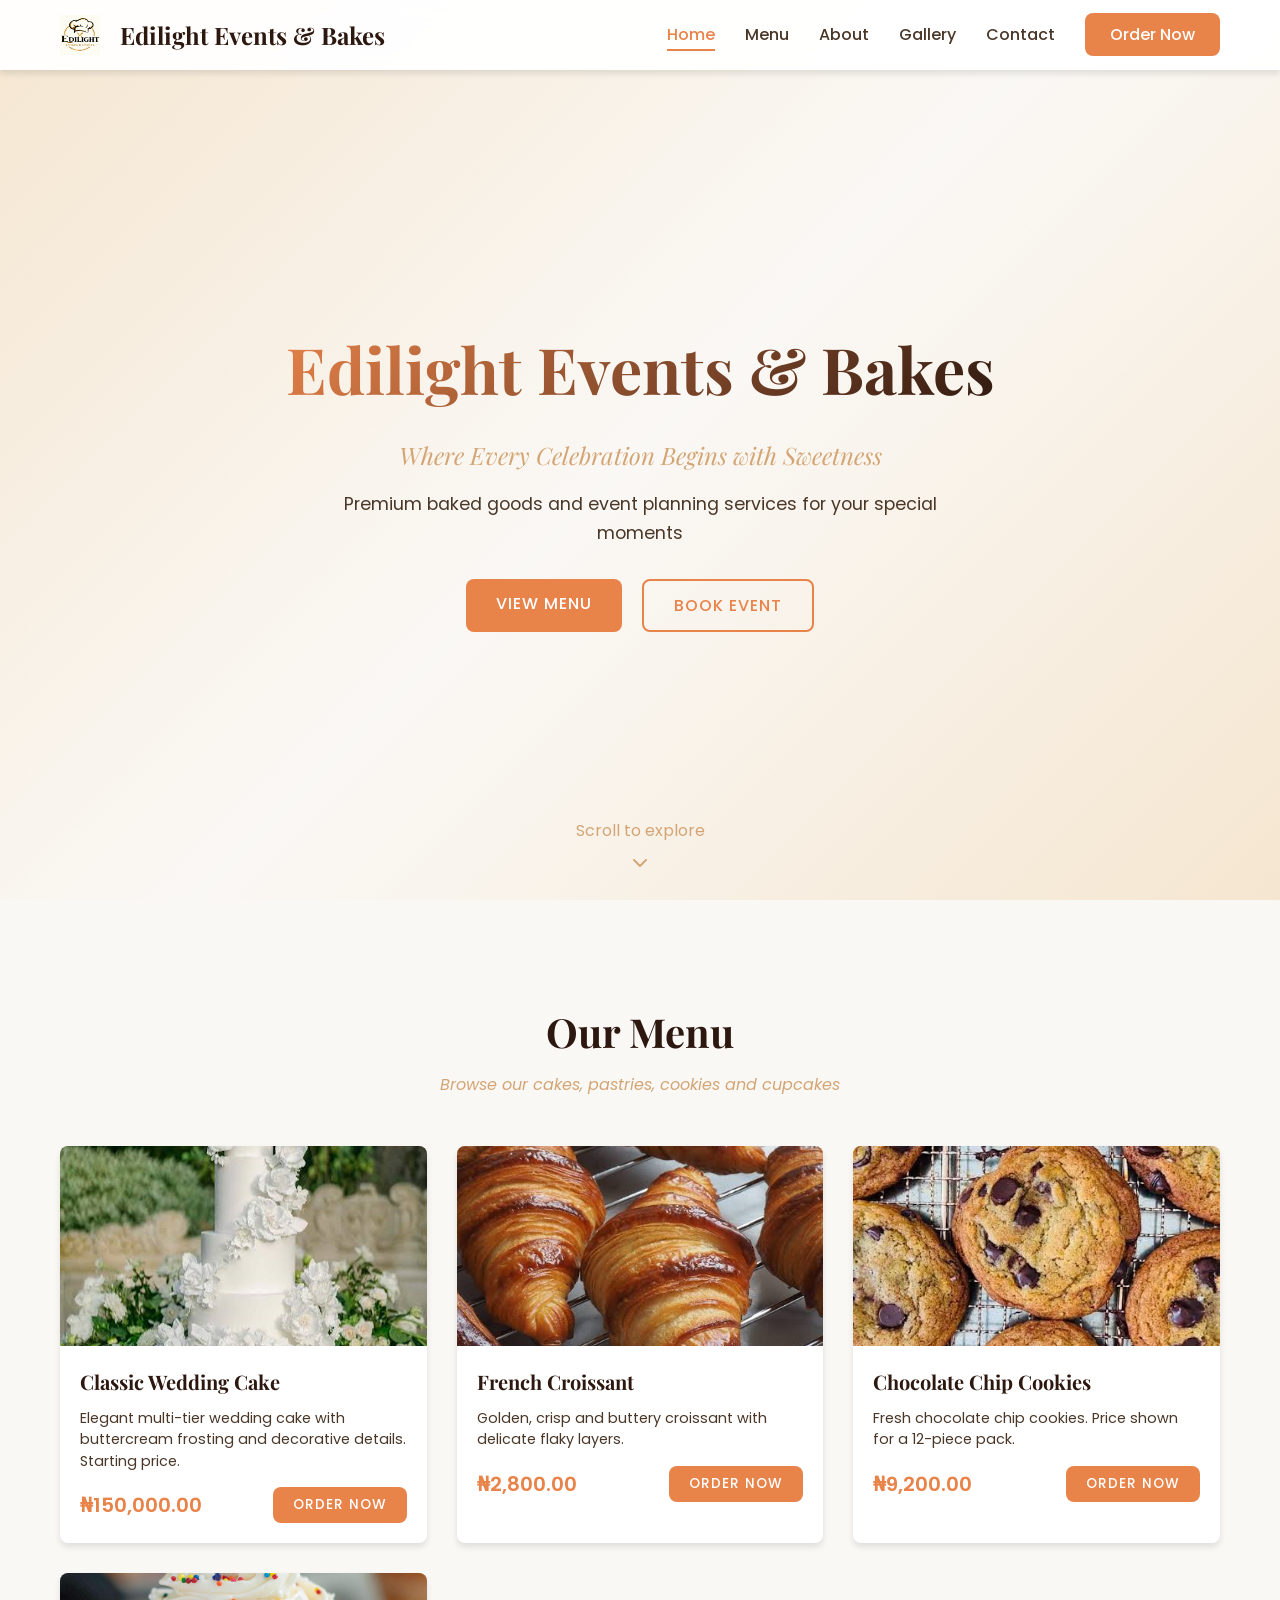
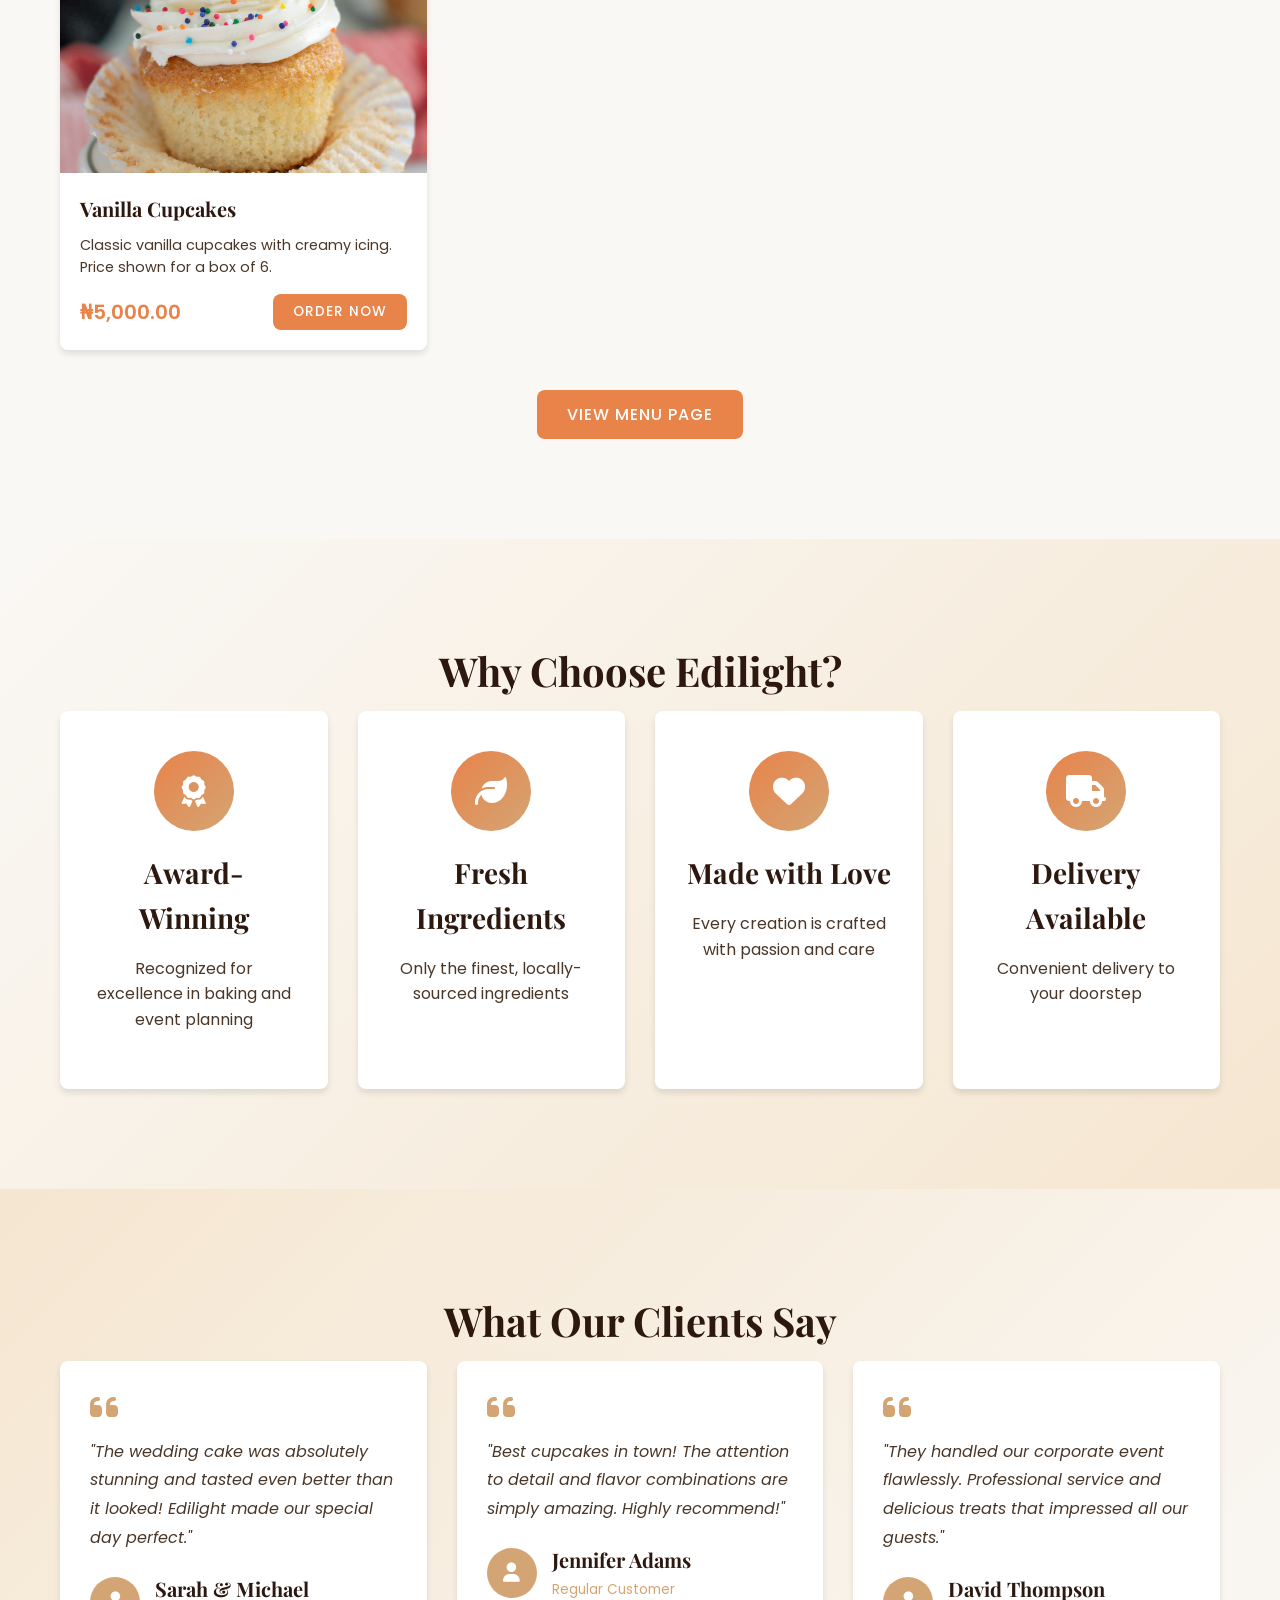
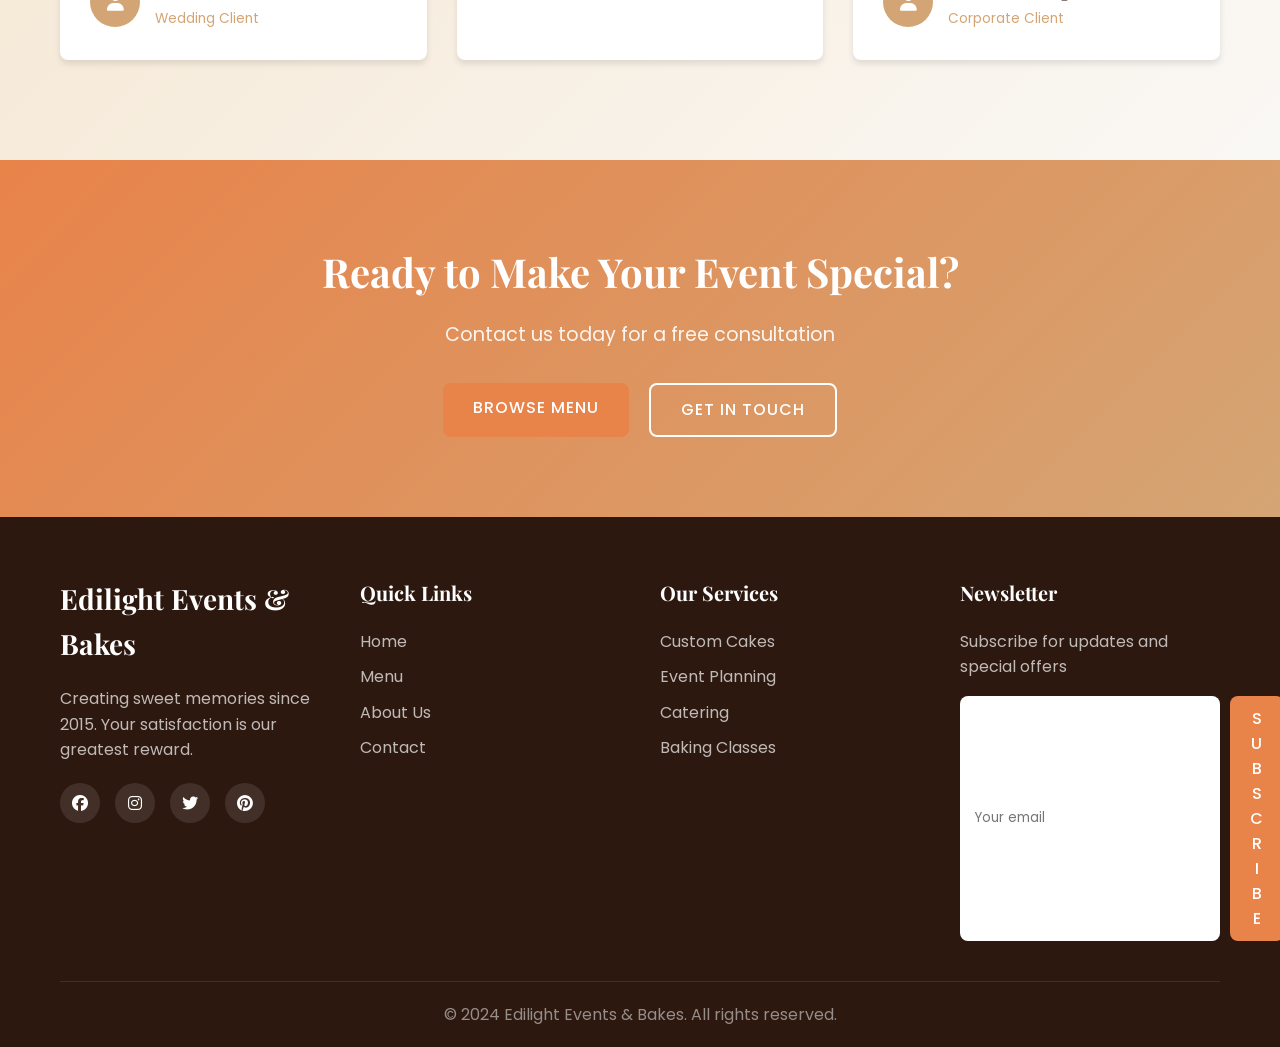
<file: index.html>
<!DOCTYPE html>
<html lang="en">
<head>
    <meta charset="UTF-8">
    <meta name="viewport" content="width=device-width, initial-scale=1.0">
    <title>Edilight Events and Bakes - Home</title>
    <link rel="stylesheet" href="styles.css">
    <link rel="preconnect" href="https://fonts.googleapis.com">
    <link rel="preconnect" href="https://fonts.gstatic.com" crossorigin>
    <link href="https://fonts.googleapis.com/css2?family=Playfair+Display:wght@400;600;700&family=Poppins:wght@300;400;500;600&display=swap" rel="stylesheet">
    <link rel="stylesheet" href="https://cdnjs.cloudflare.com/ajax/libs/font-awesome/6.4.0/css/all.min.css">
 <style>
    .logo-image {
        width: 40px;
        height: 40px;
        margin-right: 10px;
    }
 </style>
  
</head>
<body>
    <!-- Navigation -->
    <nav class="navbar">
        <div class="nav-container">
            <a href="index.html" class="logo">
                <img src="thumbnails/ChatGPT Image Sep 24, 2026, 12_04_34 PM.png" alt="Edilight Logo" class="logo-image">
                <span>Edilight Events & Bakes</span>
            </a>
            <button class="nav-toggle" id="navToggle" type="button" aria-label="Toggle navigation" aria-expanded="false" aria-controls="navMenu">
                <span class="hamburger"></span>
            </button>
            <ul class="nav-menu" id="navMenu">
                <li><a href="index.html" class="nav-link active">Home</a></li>
                <li><a href="menu.html" class="nav-link">Menu</a></li>
                <li><a href="about.html" class="nav-link">About</a></li>
                <li><a href="gallery.html" class="nav-link">Gallery</a></li>
                <li><a href="contact.html" class="nav-link">Contact</a></li>
                <li><a href="menu.html#order" class="nav-link nav-cta">Order Now</a></li>
            </ul>
        </div>
    </nav>

    <!-- Hero Section -->
    <section class="hero">
        <div class="hero-content">
            <h1>Edilight Events & Bakes</h1>
            <p class="hero-subtitle">Where Every Celebration Begins with Sweetness</p>
            <p class="hero-description">Premium baked goods and event planning services for your special moments</p>
            <div class="hero-buttons">
                <a href="menu.html" class="btn btn-primary">View Menu</a>
                <a href="contact.html" class="btn btn-secondary">Book Event</a>
            </div>
        </div>
        <div class="hero-scroll">
            <span>Scroll to explore</span>
            <i class="fas fa-chevron-down"></i>
        </div>
    </section>

    <!-- Featured Products Preview -->
    <section class="featured-section">
        <div class="container">
            <h2 class="section-title">Our Menu</h2>
            <p class="section-subtitle">Browse our cakes, pastries, cookies and cupcakes</p>
            
            <div class="featured-grid" id="featuredGrid">
                <!-- Products will be dynamically loaded -->
            </div>
            
            <div class="text-center" style="margin-top: 40px;">
                <a href="menu.html" class="btn btn-primary">View Menu Page</a>
            </div>
        </div>
    </section>

    <!-- Why Choose Us -->
    <section class="why-us-section">
        <div class="container">
            <h2 class="section-title">Why Choose Edilight?</h2>
            <div class="why-us-grid">
                <div class="why-us-card">
                    <div class="why-us-icon">
                        <i class="fas fa-award"></i>
                    </div>
                    <h3>Award-Winning</h3>
                    <p>Recognized for excellence in baking and event planning</p>
                </div>
                <div class="why-us-card">
                    <div class="why-us-icon">
                        <i class="fas fa-leaf"></i>
                    </div>
                    <h3>Fresh Ingredients</h3>
                    <p>Only the finest, locally-sourced ingredients</p>
                </div>
                <div class="why-us-card">
                    <div class="why-us-icon">
                        <i class="fas fa-heart"></i>
                    </div>
                    <h3>Made with Love</h3>
                    <p>Every creation is crafted with passion and care</p>
                </div>
                <div class="why-us-card">
                    <div class="why-us-icon">
                        <i class="fas fa-truck"></i>
                    </div>
                    <h3>Delivery Available</h3>
                    <p>Convenient delivery to your doorstep</p>
                </div>
            </div>
        </div>
    </section>

    <!-- Testimonials Preview -->
    <section class="testimonials-section">
        <div class="container">
            <h2 class="section-title">What Our Clients Say</h2>
            <div class="testimonials-grid">
                <div class="testimonial-card">
                    <div class="testimonial-content">
                        <i class="fas fa-quote-left"></i>
                        <p>"The wedding cake was absolutely stunning and tasted even better than it looked! Edilight made our special day perfect."</p>
                    </div>
                    <div class="testimonial-author">
                        <div class="author-avatar">
                            <i class="fas fa-user"></i>
                        </div>
                        <div class="author-info">
                            <h4>Sarah & Michael</h4>
                            <span>Wedding Client</span>
                        </div>
                    </div>
                </div>
                <div class="testimonial-card">
                    <div class="testimonial-content">
                        <i class="fas fa-quote-left"></i>
                        <p>"Best cupcakes in town! The attention to detail
                             and flavor combinations are simply amazing. 
                             Highly recommend!"
                        </p>
                    </div>
                    <div class="testimonial-author">
                        <div class="author-avatar">
                            <i class="fas fa-user"></i>
                        </div>
                        <div class="author-info">
                            <h4>Jennifer Adams</h4>
                            <span>Regular Customer</span>
                        </div>
                    </div>
                </div>
                <div class="testimonial-card">
                    <div class="testimonial-content">
                        <i class="fas fa-quote-left"></i>
                        <p>"They handled our corporate event flawlessly. 
                            Professional service and delicious treats that 
                            impressed all our guests."
                        </p>
                    </div>
                    <div class="testimonial-author">
                        <div class="author-avatar">
                            <i class="fas fa-user"></i>
                        </div>
                        <div class="author-info">
                            <h4>David Thompson</h4>
                            <span>Corporate Client</span>
                        </div>
                    </div>
                </div>
            </div>
        </div>
    </section>

    <!-- CTA Section -->
    <section class="cta-section">
        <div class="container">
            <h2>Ready to Make Your Event Special?</h2>
            <p>Contact us today for a free consultation</p>
            <div class="cta-buttons">
                <a href="menu.html" class="btn btn-primary">Browse Menu</a>
                <a href="contact.html" class="btn btn-secondary">Get in Touch</a>
            </div>
        </div>
    </section>

    <!-- Footer -->
    <footer class="footer">
        <div class="container">
            <div class="footer-content">
                <div class="footer-section">
                    <h3>Edilight Events & Bakes</h3>
                    <p>Creating sweet memories since 2015. Your satisfaction is our greatest reward.</p>
                    <div class="social-links">
                        <a href="https://www.facebook.com" aria-label="Facebook"><i class="fab fa-facebook"></i></a>
                        <a href="https://www.instagram.com" aria-label="Instagram"><i class="fab fa-instagram"></i></a>
                        <a href="https://www.xcorp.com" aria-label="Twitter"><i class="fab fa-twitter"></i></a>
                        <a href="https://www.pinterest.com" aria-label="Pinterest"><i class="fab fa-pinterest"></i></a>
                    </div>
                </div>
                <div class="footer-section">
                    <h4>Quick Links</h4>
                    <ul>
                        <li><a href="index.html">Home</a></li>
                        <li><a href="menu.html">Menu</a></li>
                        <li><a href="about.html">About Us</a></li>
                        <li><a href="contact.html">Contact</a></li>
                    </ul>
                </div>
                <div class="footer-section">
                    <h4>Our Services</h4>
                    <ul>
                        <li><a href="menu.html">Custom Cakes</a></li>
                        <li><a href="contact.html">Event Planning</a></li>
                        <li><a href="contact.html">Catering</a></li>
                        <li><a href="contact.html">Baking Classes</a></li>
                    </ul>
                </div>
                <div class="footer-section">
                    <h4>Newsletter</h4>
                    <p>Subscribe for updates and special offers</p>
                    <form class="newsletter-form" id="newsletterForm">
                        <input type="email" placeholder="Your email" required>
                        <button type="submit" class="btn btn-primary">Subscribe</button>
                    </form>
                </div>
            </div>
            <div class="footer-bottom">
                <p>&copy; 2024 Edilight Events & Bakes. All rights reserved.</p>
            </div>
        </div>
    </footer>

    <!-- Order Modal: shared with the Menu page so Home-page Order Now buttons work -->
    <div class="modal" id="orderModal">
        <div class="modal-content">
            <button class="modal-close" id="modalClose" type="button">&times;</button>
            <h3>Place Your Order</h3>
            <form id="orderForm">
                <div class="form-group">
                    <label for="orderName">Your Name</label>
                    <input type="text" id="orderName" name="name" required>
                </div>
                <div class="form-group">
                    <label for="orderEmail">Email</label>
                    <input type="email" id="orderEmail" name="email" required>
                </div>
                <div class="form-group">
                    <label for="orderPhone">Phone</label>
                    <input type="tel" id="orderPhone" name="phone" required>
                </div>
                <div class="form-group">
                    <label for="orderItem">Item</label>
                    <input type="text" id="orderItem" name="item" readonly>
                </div>
                <div class="form-group">
                    <label for="orderQuantity">Quantity</label>
                    <input type="number" id="orderQuantity" name="quantity" min="1" value="1">
                </div>
                <div class="form-group">
                    <label for="orderDate">Preferred Date</label>
                    <input type="date" id="orderDate" name="date" required>
                </div>
                <div class="form-group">
                    <label for="orderNotes">Special Requests</label>
                    <textarea id="orderNotes" name="notes" rows="3" placeholder="Any special instructions or customization requests?"></textarea>
                </div>
                <div class="order-total">
                    <span>Total:</span>
                    <span id="orderTotal">₦0.00</span>
                </div>
                <button type="submit" class="btn btn-primary btn-full">Submit Order</button>
            </form>
        </div>
    </div>

    <!-- Success Message -->
    <div class="success-message" id="successMessage">
        <div class="success-content">
            <i class="fas fa-check-circle"></i>
            <h3>Order Submitted Successfully!</h3>
            <p>We'll contact you shortly to confirm your order.</p>
            <button class="btn btn-primary" id="successClose" type="button">Continue Shopping</button>
        </div>
    </div>

    <script src="script.js"></script>
</body>
</html>
</file>
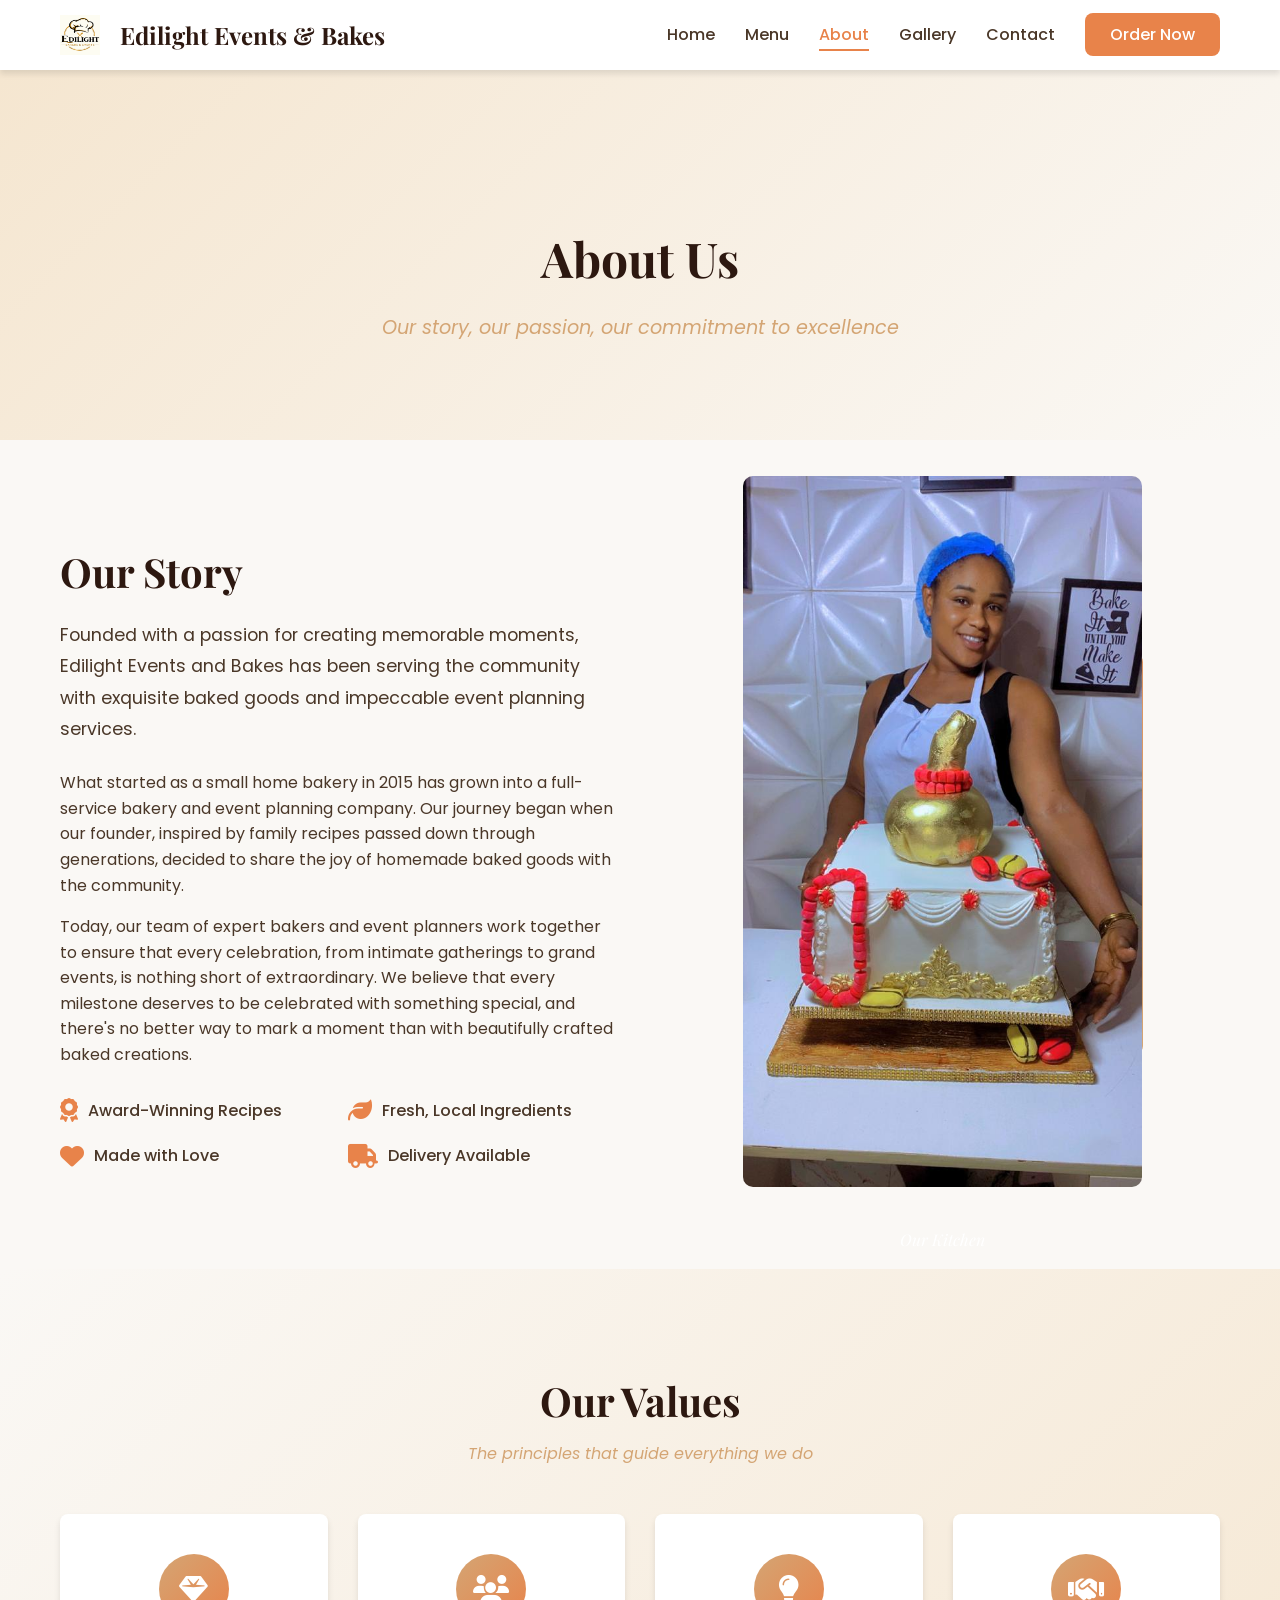
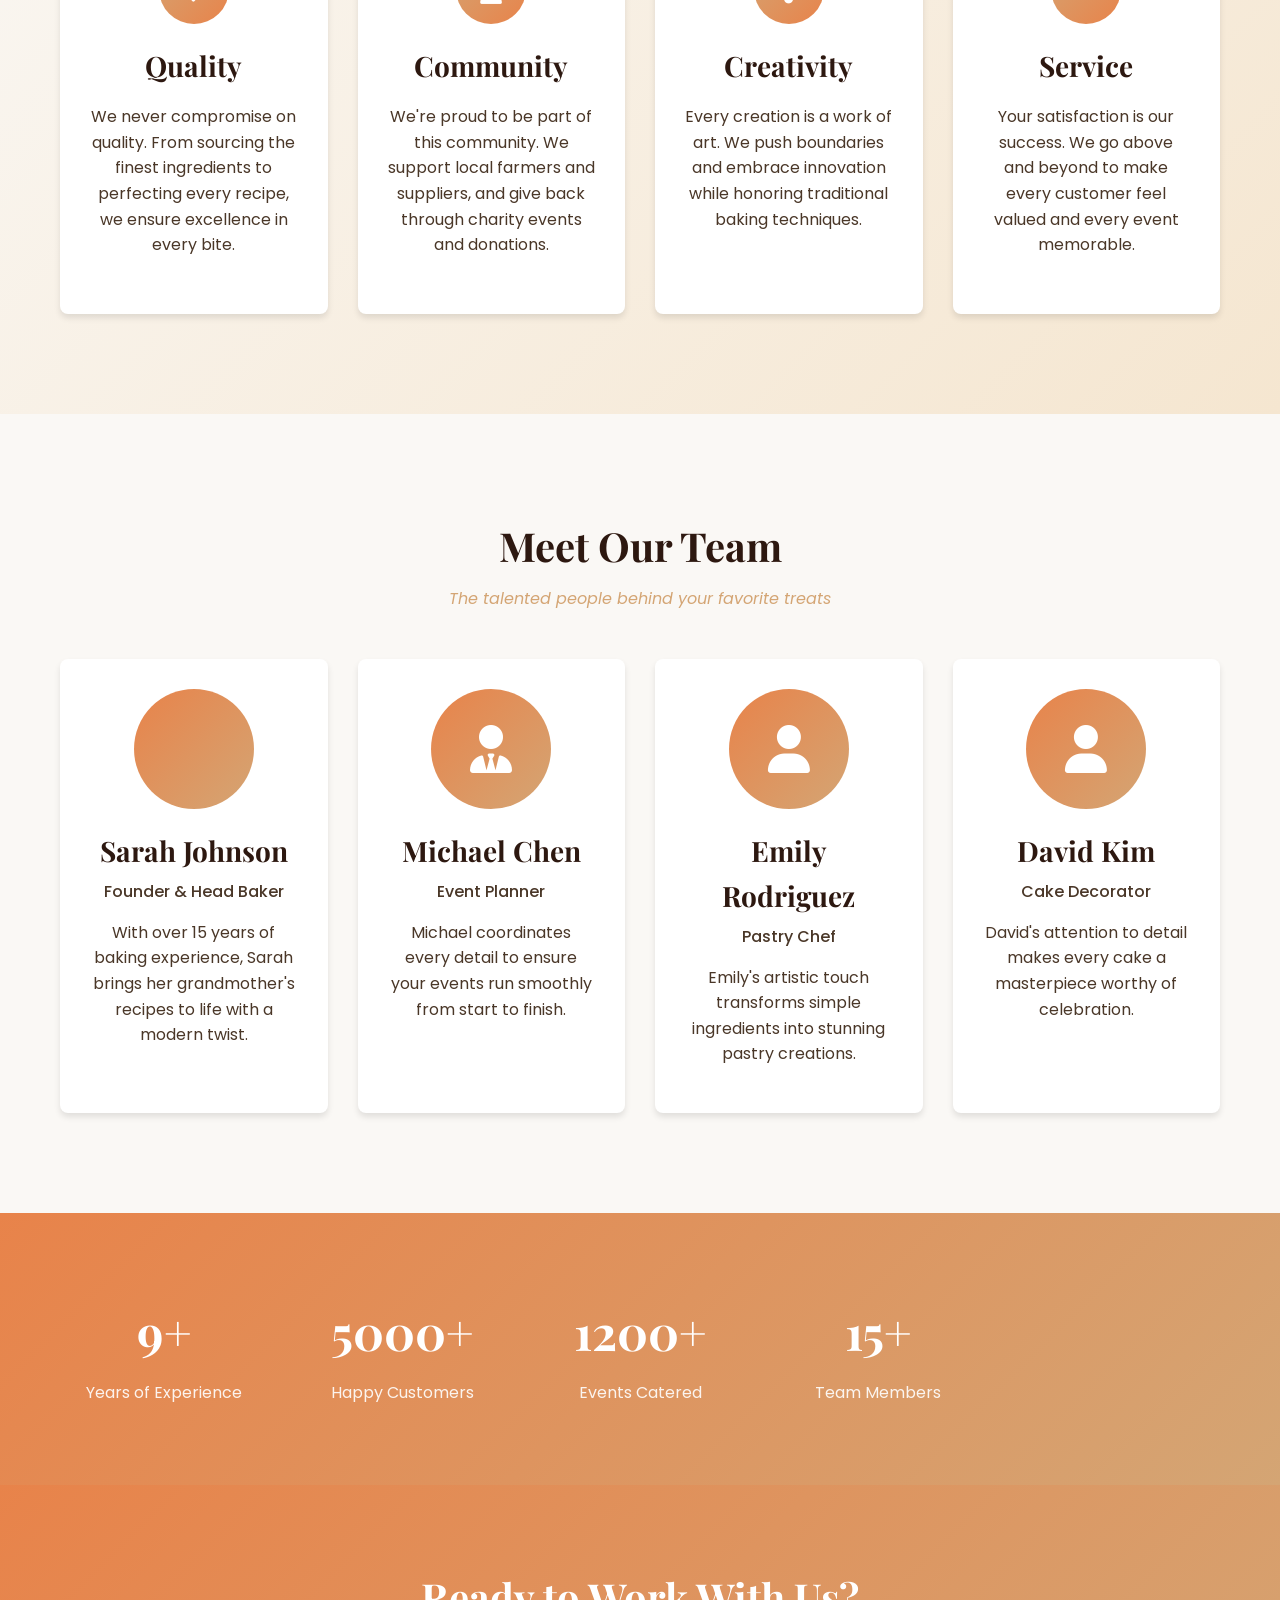
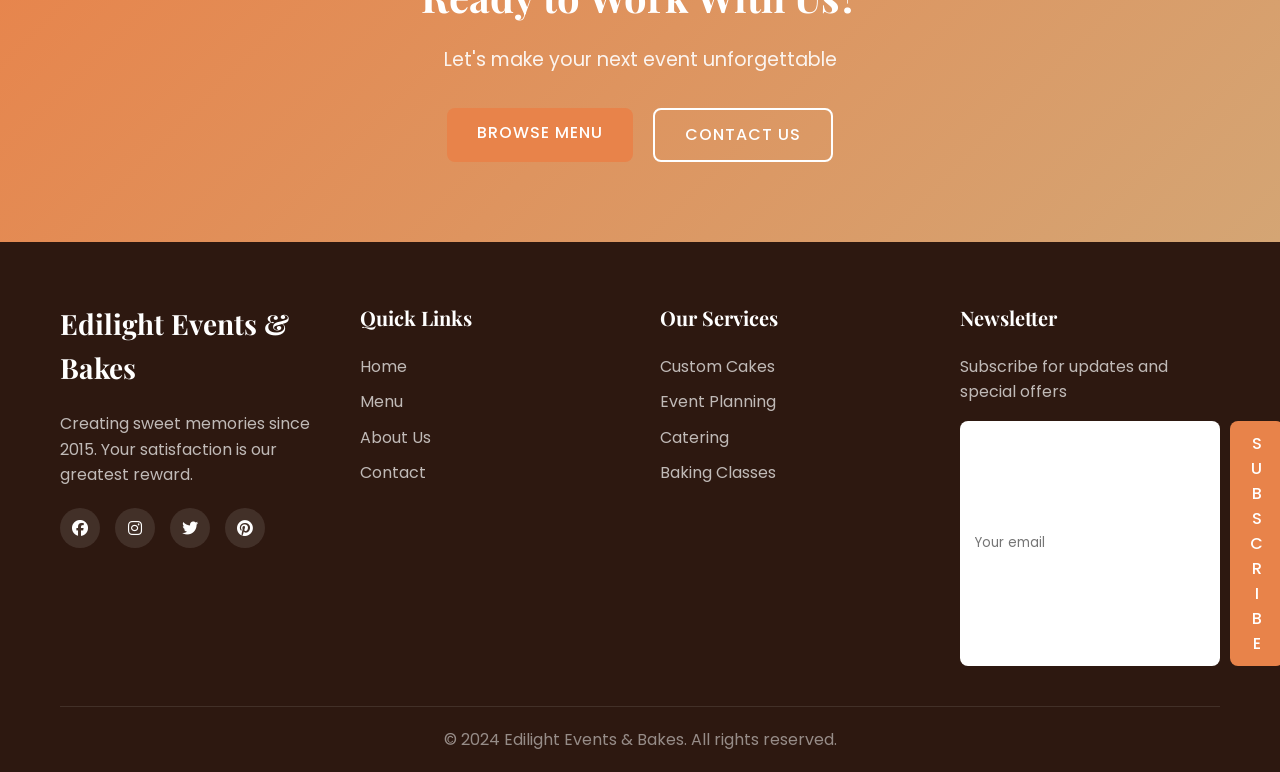
<file: about.html>
<!DOCTYPE html>
<html lang="en">
<head>
    <meta charset="UTF-8">
    <meta name="viewport" content="width=device-width, initial-scale=1.0">
    <title>About Us - Edilight Events and Bakes</title>
    <link rel="stylesheet" href="styles.css">
    <link rel="preconnect" href="https://fonts.googleapis.com">
    <link rel="preconnect" href="https://fonts.gstatic.com" crossorigin>
    <link href="https://fonts.googleapis.com/css2?family=Playfair+Display:wght@400;600;700&family=Poppins:wght@300;400;500;600&display=swap" rel="stylesheet">
    <link rel="stylesheet" href="https://cdnjs.cloudflare.com/ajax/libs/font-awesome/6.4.0/css/all.min.css">
</head>
<body>
    <!-- Navigation -->
    <nav class="navbar">
        <div class="nav-container">
            <a href="index.html" class="logo">
                <img src="thumbnails/ChatGPT Image Sep 24, 2026, 12_04_34 PM.png" alt="Edilight Logo"
                style="width: 40px; height: 40px; margin-right: 10px;"
                class="logo-image">
                <span>Edilight Events & Bakes</span>
            </a>
            <button class="nav-toggle" id="navToggle" type="button" aria-label="Toggle navigation" aria-expanded="false" aria-controls="navMenu">
                <span class="hamburger"></span>
            </button>
            <ul class="nav-menu" id="navMenu">
                <li><a href="index.html" class="nav-link">Home</a></li>
                <li><a href="menu.html" class="nav-link">Menu</a></li>
                <li><a href="about.html" class="nav-link active">About</a></li>
                <li><a href="gallery.html" class="nav-link">Gallery</a></li>
                <li><a href="contact.html" class="nav-link">Contact</a></li>
                <li><a href="menu.html#order" class="nav-link nav-cta">Order Now</a></li>
            </ul>
        </div>
    </nav>

    <!-- Page Header -->
    <section class="page-header">
        <div class="container">
            <h1>About Us</h1>
            <p>Our story, our passion, our commitment to excellence</p>
        </div>
    </section>

    <!-- About Content -->
    <section class="about-page-section">
        <div class="container">
            <div class="about-content">
                <div class="about-text">
                    <h2>Our Story</h2>
                    <p class="about-intro">Founded with a passion for creating memorable 
                        moments, Edilight Events and Bakes has been serving the community with 
                        exquisite baked goods and impeccable event planning services.
                    </p>
                    <p>What started as a small home bakery in 2015 has grown into 
                        a full-service bakery and event planning company. Our journey began when
                         our founder, inspired by family recipes passed down through generations,
                          decided to share the joy of homemade baked goods with the community.
                    </p>
                    <p>Today, our team of expert bakers and event planners work
                         together to ensure that every celebration, from intimate gatherings 
                         to grand events, is nothing short of extraordinary. We believe that every
                          milestone deserves to be celebrated with something special, and there's
                           no better way to mark a moment than with beautifully crafted baked 
                           creations.
                    </p>
                    <div class="about-features">
                        <div class="feature">
                            <i class="fas fa-award"></i>
                            <span>Award-Winning Recipes</span>
                        </div>
                        <div class="feature">
                            <i class="fas fa-leaf"></i>
                            <span>Fresh, Local Ingredients</span>
                        </div>
                        <div class="feature">
                            <i class="fas fa-heart"></i>
                            <span>Made with Love</span>
                        </div>
                        <div class="feature">
                            <i class="fas fa-truck"></i>
                            <span>Delivery Available</span>
                        </div>
                    </div>
                </div>
                <div class="about-image">
                    <div class="image-placeholder">
                        <img src="thumbnails/IMG-20260922-WA0025.jpg" alt="Our Kitchen" style="width:fit-content; height: fit-content; 
                        object-fit: cover; margin-top: 20px; border-radius: 10px;">
                        <i class="fas fa-baker"></i>
                        <span>Our Kitchen</span>
                    </div>
                </div>
            </div>
        </div>
    </section>

    <!-- Our Values -->
    <section class="values-section">
        <div class="container">
            <h2 class="section-title">Our Values</h2>
            <p class="section-subtitle">The principles that guide everything we do</p>
            
            <div class="values-grid">
                <div class="value-card">
                    <div class="value-icon">
                        <i class="fas fa-gem"></i>
                    </div>
                    <h3>Quality</h3>
                    <p>We never compromise on quality. From sourcing the finest ingredients to perfecting every recipe, we ensure excellence in every bite.</p>
                </div>
                <div class="value-card">
                    <div class="value-icon">
                        <i class="fas fa-users"></i>
                    </div>
                    <h3>Community</h3>
                    <p>We're proud to be part of this community. We support local farmers and suppliers, and give back through charity events and donations.</p>
                </div>
                <div class="value-card">
                    <div class="value-icon">
                        <i class="fas fa-lightbulb"></i>
                    </div>
                    <h3>Creativity</h3>
                    <p>Every creation is a work of art. We push boundaries and embrace innovation while honoring traditional baking techniques.</p>
                </div>
                <div class="value-card">
                    <div class="value-icon">
                        <i class="fas fa-handshake"></i>
                    </div>
                    <h3>Service</h3>
                    <p>Your satisfaction is our success. We go above and beyond to make every customer feel valued and every event memorable.</p>
                </div>
            </div>
        </div>
    </section>

    <!-- Our Team -->
    <section class="team-section">
        <div class="container">
            <h2 class="section-title">Meet Our Team</h2>
            <p class="section-subtitle">The talented people behind your favorite treats</p>
            
            <div class="team-grid">
                <div class="team-card">
                    <div class="team-image">
                        <i class="fas fa-user-chef"></i>
                    </div>
                    <h3>Sarah Johnson</h3>
                    <p class="team-role">Founder & Head Baker</p>
                    <p>With over 15 years of baking experience, Sarah brings her grandmother's recipes to life with a modern twist.</p>
                </div>
                <div class="team-card">
                    <div class="team-image">
                        <i class="fas fa-user-tie"></i>
                    </div>
                    <h3>Michael Chen</h3>
                    <p class="team-role">Event Planner</p>
                    <p>Michael coordinates every detail to ensure your events run smoothly from start to finish.</p>
                </div>
                <div class="team-card">
                    <div class="team-image">
                        <i class="fas fa-user"></i>
                    </div>
                    <h3>Emily Rodriguez</h3>
                    <p class="team-role">Pastry Chef</p>
                    <p>Emily's artistic touch transforms simple ingredients into stunning pastry creations.</p>
                </div>
                <div class="team-card">
                    <div class="team-image">
                        <i class="fas fa-user"></i>
                    </div>
                    <h3>David Kim</h3>
                    <p class="team-role">Cake Decorator</p>
                    <p>David's attention to detail makes every cake a masterpiece worthy of celebration.</p>
                </div>
            </div>
        </div>
    </section>

    <!-- Stats Section -->
    <section class="stats-section">
        <div class="container">
            <div class="stats-grid">
                <div class="stat-card">
                    <div class="stat-number">9+</div>
                    <div class="stat-label">Years of Experience</div>
                </div>
                <div class="stat-card">
                    <div class="stat-number">5000+</div>
                    <div class="stat-label">Happy Customers</div>
                </div>
                <div class="stat-card">
                    <div class="stat-number">1200+</div>
                    <div class="stat-label">Events Catered</div>
                </div>
                <div class="stat-card">
                    <div class="stat-number">15+</div>
                    <div class="stat-label">Team Members</div>
                </div>
            </div>
        </div>
    </section>

    <!-- CTA Section -->
    <section class="cta-section">
        <div class="container">
            <h2>Ready to Work With Us?</h2>
            <p>Let's make your next event unforgettable</p>
            <div class="cta-buttons">
                <a href="menu.html" class="btn btn-primary">Browse Menu</a>
                <a href="contact.html" class="btn btn-secondary">Contact Us</a>
            </div>
        </div>
    </section>

    <!-- Footer -->
    <footer class="footer">
        <div class="container">
            <div class="footer-content">
                <div class="footer-section">
                    <h3>Edilight Events & Bakes</h3>
                    <p>Creating sweet memories since 2015. Your satisfaction is our greatest reward.</p>
                    <div class="social-links">
                        <a href="www.facebook.com" aria-label="Facebook"><i class="fab fa-facebook"></i></a>
                        <a href="www.instagram.com" aria-label="Instagram"><i class="fab fa-instagram"></i></a>
                        <a href="www.xcorp.com" aria-label="Twitter"><i class="fab fa-twitter"></i></a>
                        <a href="www.pinterest.com" aria-label="Pinterest"><i class="fab fa-pinterest"></i></a>
                    </div>
                </div>
                <div class="footer-section">
                    <h4>Quick Links</h4>
                    <ul>
                        <li><a href="index.html">Home</a></li>
                        <li><a href="menu.html">Menu</a></li>
                        <li><a href="about.html">About Us</a></li>
                        <li><a href="contact.html">Contact</a></li>
                    </ul>
                </div>
                <div class="footer-section">
                    <h4>Our Services</h4>
                    <ul>
                        <li><a href="menu.html">Custom Cakes</a></li>
                        <li><a href="contact.html">Event Planning</a></li>
                        <li><a href="contact.html">Catering</a></li>
                        <li><a href="contact.html">Baking Classes</a></li>
                    </ul>
                </div>
                <div class="footer-section">
                    <h4>Newsletter</h4>
                    <p>Subscribe for updates and special offers</p>
                    <form class="newsletter-form" id="newsletterForm">
                        <input type="email" placeholder="Your email" required>
                        <button type="submit" class="btn btn-primary">Subscribe</button>
                    </form>
                </div>
            </div>
            <div class="footer-bottom">
                <p>&copy; 2024 Edilight Events & Bakes. All rights reserved.</p>
            </div>
        </div>
    </footer>

    <script src="script.js"></script>
</body>
</html>
</file>
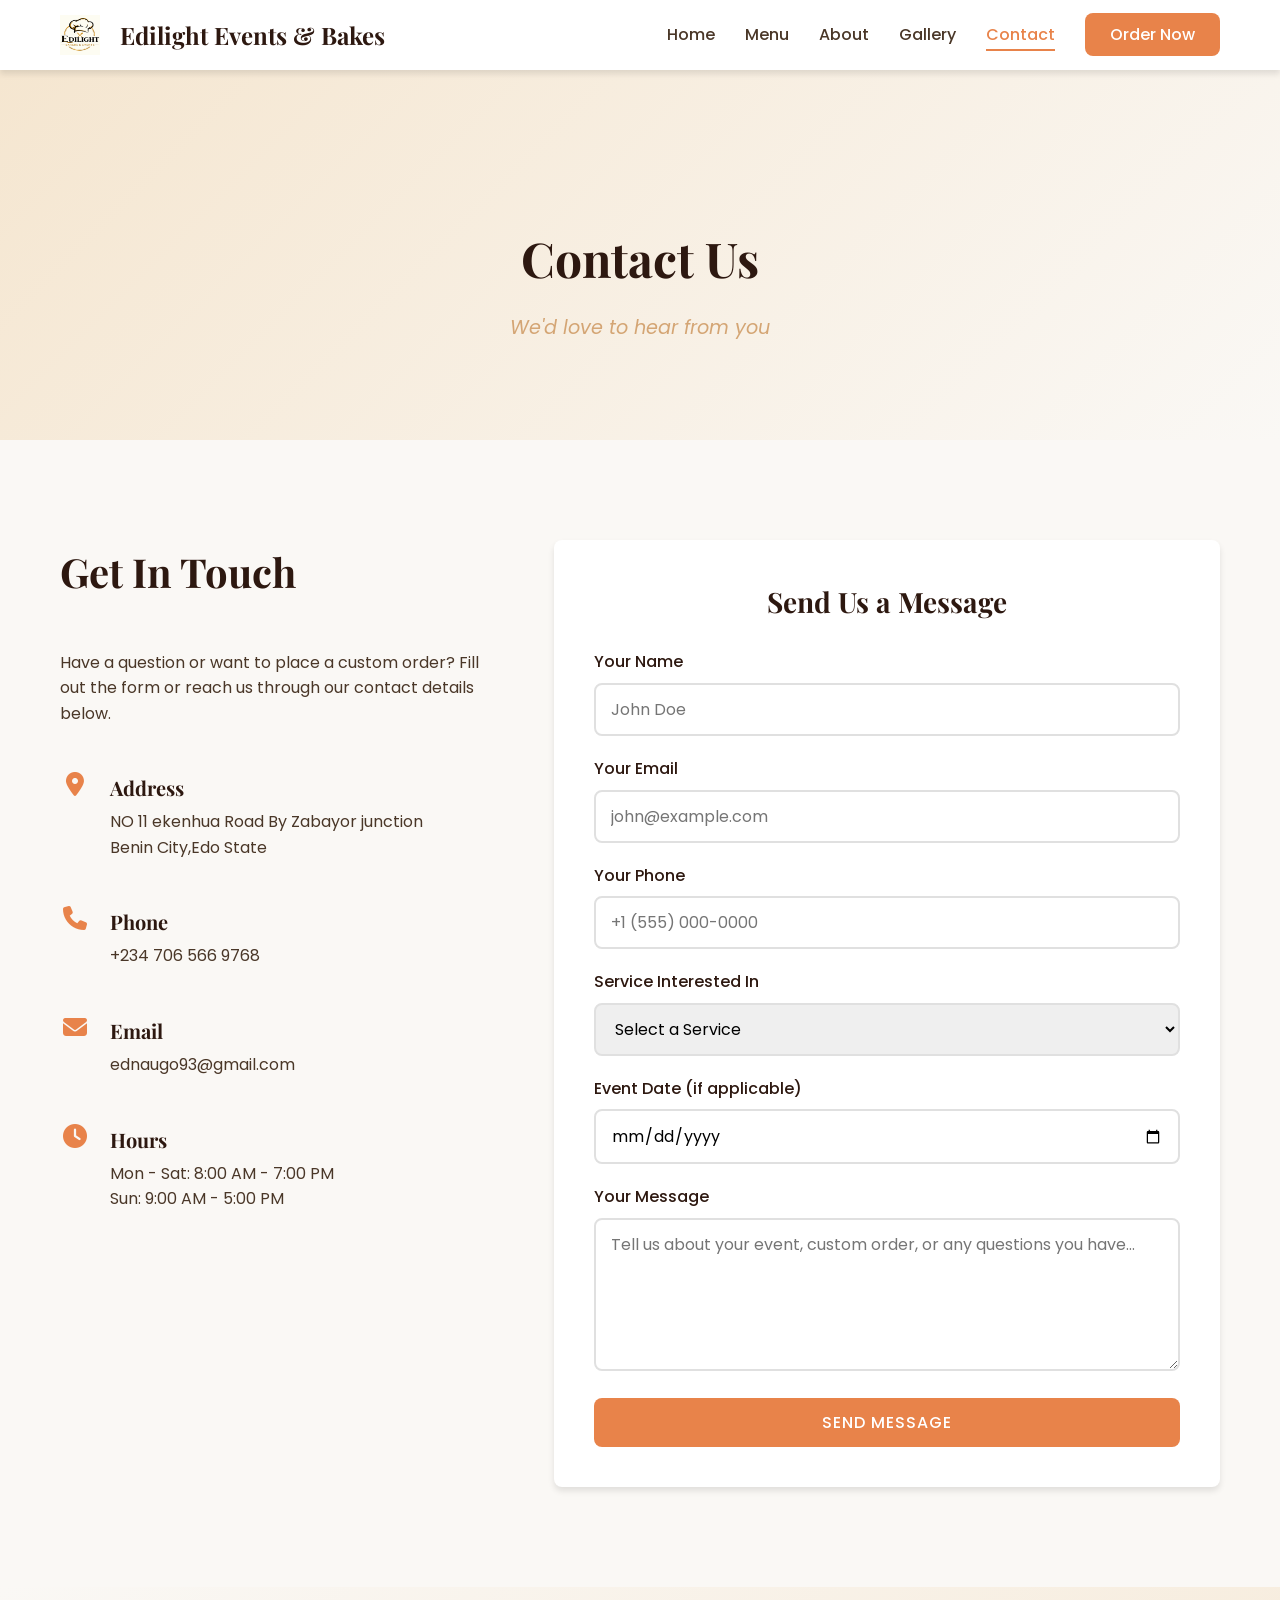
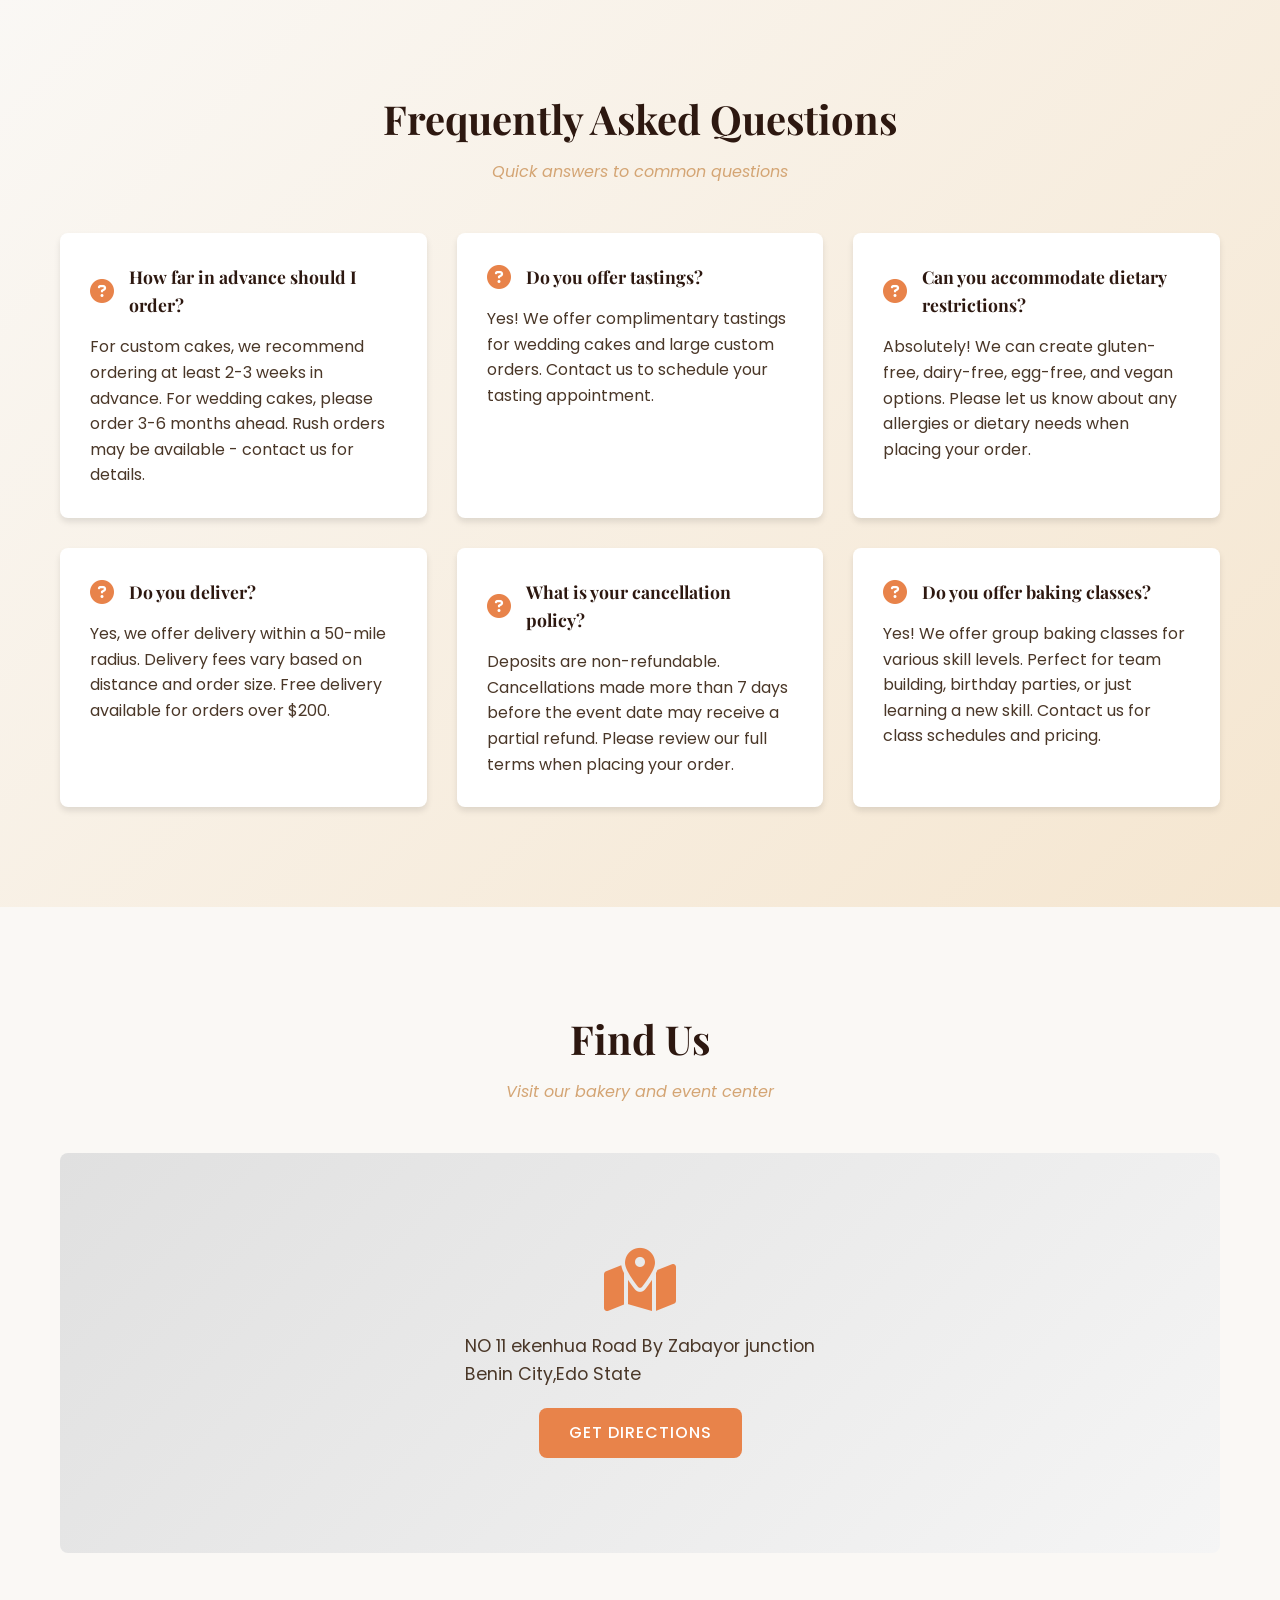
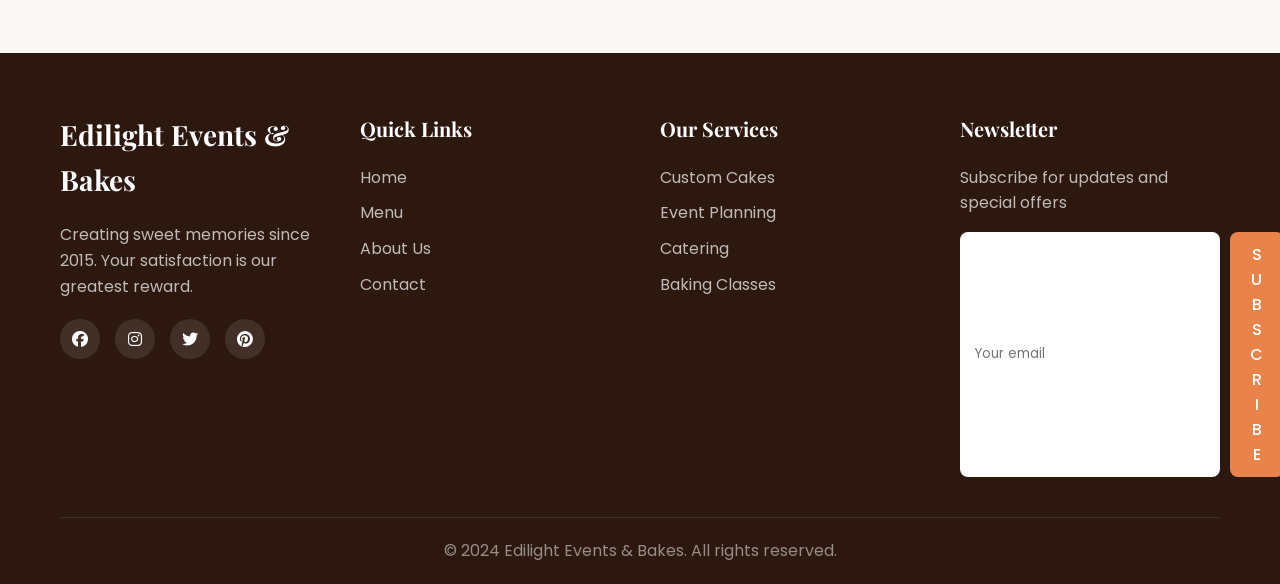
<file: contact.html>
<!DOCTYPE html>
<html lang="en">
<head>
    <meta charset="UTF-8">
    <meta name="viewport" content="width=device-width, initial-scale=1.0">
    <title>Contact Us - Edilight Events and Bakes</title>
    <link rel="stylesheet" href="styles.css">
    <link rel="preconnect" href="https://fonts.googleapis.com">
    <link rel="preconnect" href="https://fonts.gstatic.com" crossorigin>
    <link href="https://fonts.googleapis.com/css2?family=Playfair+Display:wght@400;600;700&family=Poppins:wght@300;400;500;600&display=swap" rel="stylesheet">
    <link rel="stylesheet" href="https://cdnjs.cloudflare.com/ajax/libs/font-awesome/6.4.0/css/all.min.css">
</head>
<body>
    <!-- Navigation -->
    <nav class="navbar">
        <div class="nav-container">
            <a href="index.html" class="logo">
                <img src="thumbnails/ChatGPT Image Sep 24, 2026, 12_04_34 PM.png" alt="Edilight Logo" 
                style="width: 40px; height: 40px; margin-right: 10px;"
                class="logo-image">
                <span>Edilight Events & Bakes</span>
            </a>
            <button class="nav-toggle" id="navToggle" type="button" aria-label="Toggle navigation" aria-expanded="false" aria-controls="navMenu">
                <span class="hamburger"></span>
            </button>
            <ul class="nav-menu" id="navMenu">
                <li><a href="index.html" class="nav-link">Home</a></li>
                <li><a href="menu.html" class="nav-link">Menu</a></li>
                <li><a href="about.html" class="nav-link">About</a></li>
                <li><a href="gallery.html" class="nav-link">Gallery</a></li>
                <li><a href="contact.html" class="nav-link active">Contact</a></li>
                <li><a href="menu.html#order" class="nav-link nav-cta">Order Now</a></li>
            </ul>
        </div>
    </nav>

    <!-- Page Header -->
    <section class="page-header">
        <div class="container">
            <h1>Contact Us</h1>
            <p>We'd love to hear from you</p>
        </div>
    </section>

    <!-- Contact Section -->
    <section class="contact-page-section">
        <div class="container">
            <div class="contact-content">
                <div class="contact-info">
                    <h2>Get In Touch</h2>
                    <p>Have a question or want to place a custom order? Fill out the form or reach us 
                        through our contact details below.
                    </p>
                    
                    <div class="contact-item">
                        <i class="fas fa-map-marker-alt"></i>
                        <div>
                            <h4>Address</h4>
                            <p>NO 11 ekenhua Road By Zabayor junction<br> Benin City,Edo State</p>
                        </div>
                    </div>
                    <div class="contact-item">
                        <i class="fas fa-phone"></i>
                        <div>
                            <h4>Phone</h4>
                            <p>+234 706 566 9768</p>
                        </div>
                    </div>
                    <div class="contact-item">
                        <i class="fas fa-envelope"></i>
                        <div>
                            <h4>Email</h4>
                            <p>ednaugo93@gmail.com</p>
                        </div>
                    </div>
                    <div class="contact-item">
                        <i class="fas fa-clock"></i>
                        <div>
                            <h4>Hours</h4>
                            <p>Mon - Sat: 8:00 AM - 7:00 PM<br>Sun: 9:00 AM - 5:00 PM</p>
                        </div>
                    </div>
                </div>
                
                <form class="contact-form" id="contactForm">
                    <h3>Send Us a Message</h3>
                    <div class="form-group">
                        <label for="name">Your Name</label>
                        <input type="text" id="name" name="name" required placeholder="John Doe">
                    </div>
                    <div class="form-group">
                        <label for="email">Your Email</label>
                        <input type="email" id="email" name="email" required placeholder="john@example.com">
                    </div>
                    <div class="form-group">
                        <label for="phone">Your Phone</label>
                        <input type="tel" id="phone" name="phone" placeholder="+1 (555) 000-0000">
                    </div>
                    <div class="form-group">
                        <label for="service">Service Interested In</label>
                        <select id="service" name="service">
                            <option value="">Select a Service</option>
                            <option value="cake">Custom Cake</option>
                            <option value="event">Event Planning</option>
                            <option value="catering">Catering</option>
                            <option value="classes">Baking Classes</option>
                            <option value="other">Other Inquiry</option>
                        </select>
                    </div>
                    <div class="form-group">
                        <label for="eventDate">Event Date (if applicable)</label>
                        <input type="date" id="eventDate" name="eventDate">
                    </div>
                    <div class="form-group">
                        <label for="message">Your Message</label>
                        <textarea id="message" name="message" rows="5" required placeholder="Tell us about your event, custom order, or any questions you have..."></textarea>
                    </div>
                    <button type="submit" class="btn btn-primary btn-full">Send Message</button>
                </form>
            </div>
        </div>
    </section>

    <!-- FAQ Section -->
    <section class="faq-section">
        <div class="container">
            <h2 class="section-title">Frequently Asked Questions</h2>
            <p class="section-subtitle">Quick answers to common questions</p>
            
            <div class="faq-grid">
                <div class="faq-item">
                    <div class="faq-question">
                        <i class="fas fa-question-circle"></i>
                        <h3>How far in advance should I order?</h3>
                    </div>
                    <div class="faq-answer">
                        <p>For custom cakes, we recommend ordering at least 2-3 weeks in advance. For wedding cakes, please order 3-6 months ahead. Rush orders may be available - contact us for details.</p>
                    </div>
                </div>
                <div class="faq-item">
                    <div class="faq-question">
                        <i class="fas fa-question-circle"></i>
                        <h3>Do you offer tastings?</h3>
                    </div>
                    <div class="faq-answer">
                        <p>Yes! We offer complimentary tastings for wedding cakes and large custom orders. Contact us to schedule your tasting appointment.</p>
                    </div>
                </div>
                <div class="faq-item">
                    <div class="faq-question">
                        <i class="fas fa-question-circle"></i>
                        <h3>Can you accommodate dietary restrictions?</h3>
                    </div>
                    <div class="faq-answer">
                        <p>Absolutely! We can create gluten-free, dairy-free, egg-free, and vegan options. Please let us know about any allergies or dietary needs when placing your order.</p>
                    </div>
                </div>
                <div class="faq-item">
                    <div class="faq-question">
                        <i class="fas fa-question-circle"></i>
                        <h3>Do you deliver?</h3>
                    </div>
                    <div class="faq-answer">
                        <p>Yes, we offer delivery within a 50-mile radius. Delivery fees vary based on distance and order size. Free delivery available for orders over $200.</p>
                    </div>
                </div>
                <div class="faq-item">
                    <div class="faq-question">
                        <i class="fas fa-question-circle"></i>
                        <h3>What is your cancellation policy?</h3>
                    </div>
                    <div class="faq-answer">
                        <p>Deposits are non-refundable. Cancellations made more than 7 days before the event date may receive a partial refund. Please review our full terms when placing your order.</p>
                    </div>
                </div>
                <div class="faq-item">
                    <div class="faq-question">
                        <i class="fas fa-question-circle"></i>
                        <h3>Do you offer baking classes?</h3>
                    </div>
                    <div class="faq-answer">
                        <p>Yes! We offer group baking classes for various skill levels. Perfect for team building, birthday parties, or just learning a new skill. Contact us for class schedules and pricing.</p>
                    </div>
                </div>
            </div>
        </div>
    </section>

    <!-- Location Map Section -->
    <section class="location-section">
        <div class="container">
            <h2 class="section-title">Find Us</h2>
            <p class="section-subtitle">Visit our bakery and event center</p>
            
            <div class="location-map">
                <div class="map-placeholder">
                    <i class="fas fa-map-marked-alt"></i>
                    <p>NO 11 ekenhua Road By Zabayor junction<br> Benin City,Edo State</p>
                    <a href="https://maps.google.com" target="_blank" class="btn btn-primary">Get Directions</a>
                </div>
            </div>
        </div>
    </section>

    <!-- Footer -->
    <footer class="footer">
        <div class="container">
            <div class="footer-content">
                <div class="footer-section">
                    <h3>Edilight Events & Bakes</h3>
                    <p>Creating sweet memories since 2015. Your satisfaction is our greatest reward.</p>
                    <div class="social-links">
                        <a href="https://www.facebook.com" aria-label="Facebook"><i class="fab fa-facebook"></i></a>
                        <a href="https://www.instagram.com" aria-label="Instagram"><i class="fab fa-instagram"></i></a>
                        <a href="https://www.xcorp.com" aria-label="Twitter"><i class="fab fa-twitter"></i></a>
                        <a href="https://www.pinterest.com" aria-label="Pinterest"><i class="fab fa-pinterest"></i></a>
                    </div>
                </div>
                <div class="footer-section">
                    <h4>Quick Links</h4>
                    <ul>
                        <li><a href="index.html">Home</a></li>
                        <li><a href="menu.html">Menu</a></li>
                        <li><a href="about.html">About Us</a></li>
                        <li><a href="contact.html">Contact</a></li>
                    </ul>
                </div>
                <div class="footer-section">
                    <h4>Our Services</h4>
                    <ul>
                        <li><a href="menu.html">Custom Cakes</a></li>
                        <li><a href="contact.html">Event Planning</a></li>
                        <li><a href="contact.html">Catering</a></li>
                        <li><a href="contact.html">Baking Classes</a></li>
                    </ul>
                </div>
                <div class="footer-section">
                    <h4>Newsletter</h4>
                    <p>Subscribe for updates and special offers</p>
                    <form class="newsletter-form" id="newsletterForm">
                        <input type="email" placeholder="Your email" required>
                        <button type="submit" class="btn btn-primary">Subscribe</button>
                    </form>
                </div>
            </div>
            <div class="footer-bottom">
                <p>&copy; 2024 Edilight Events & Bakes. All rights reserved.</p>
            </div>
        </div>
    </footer>

    <script src="script.js"></script>
</body>
</html>
</file>
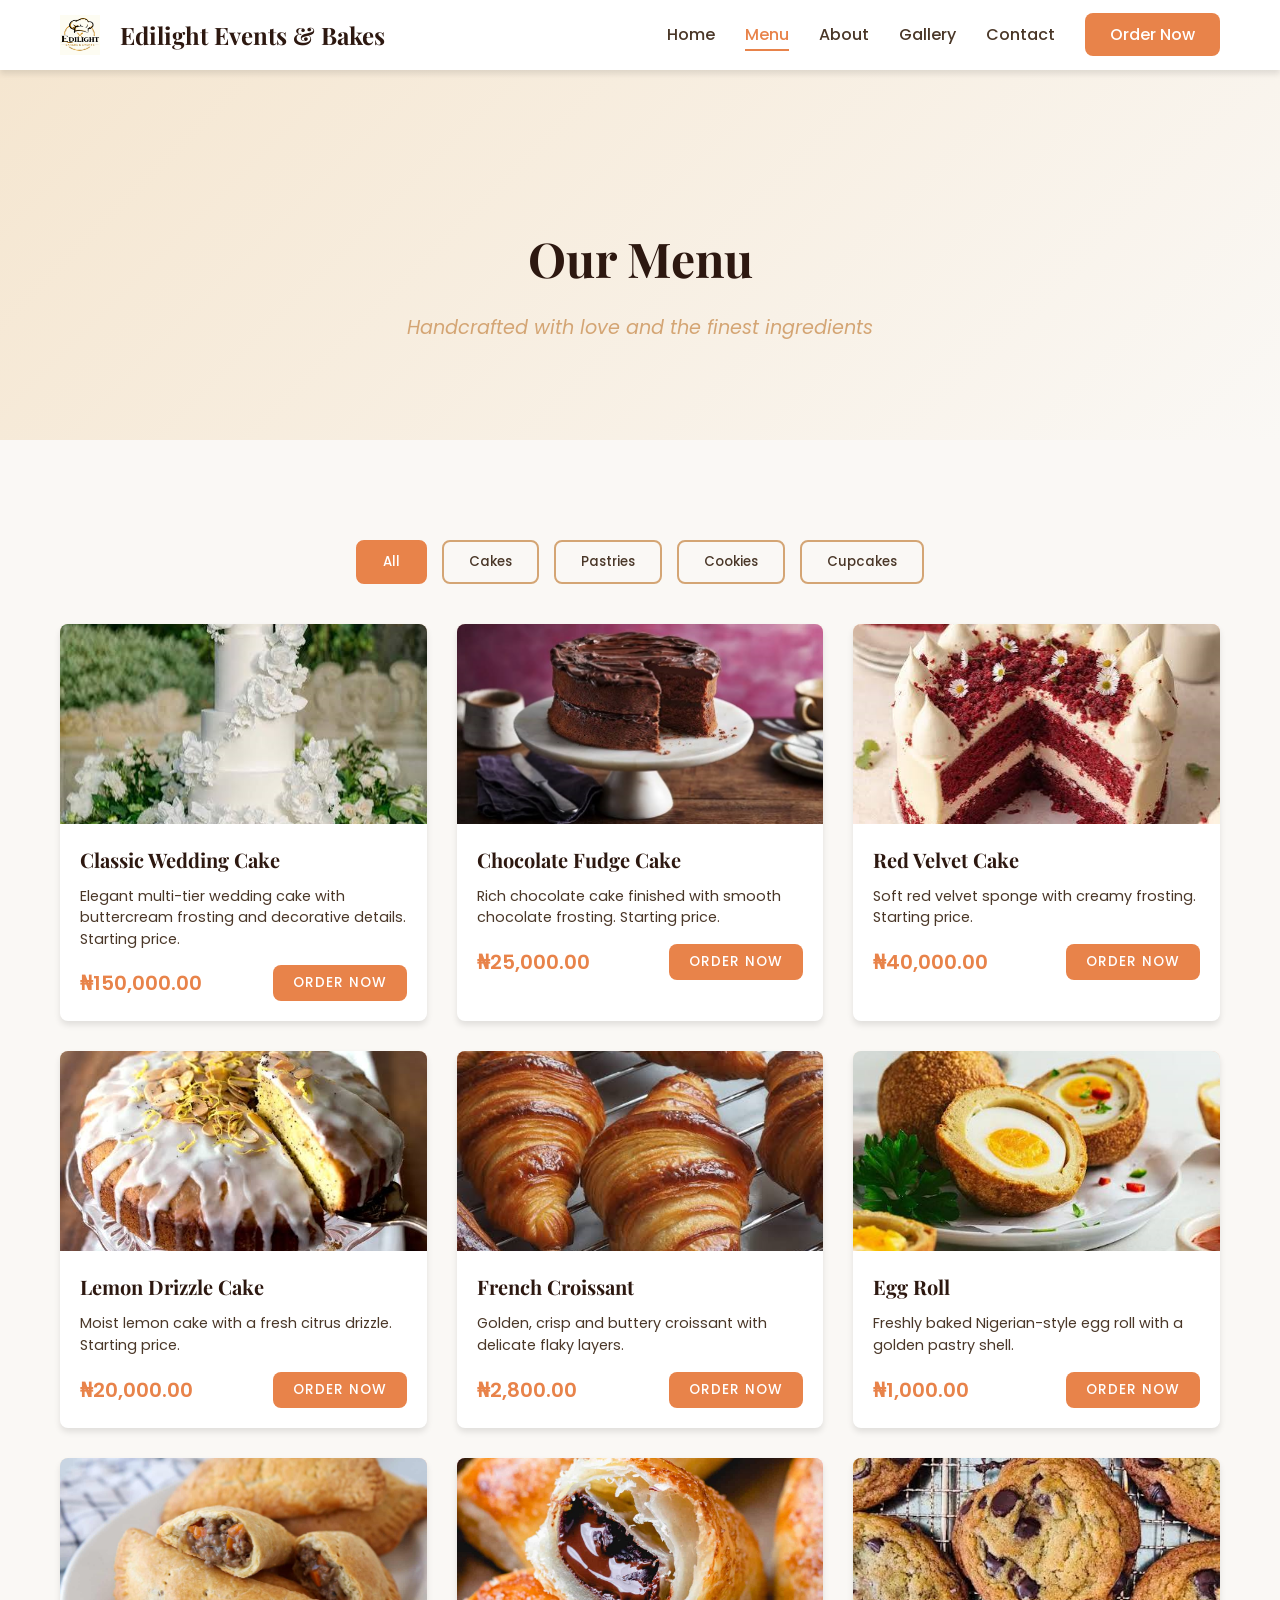
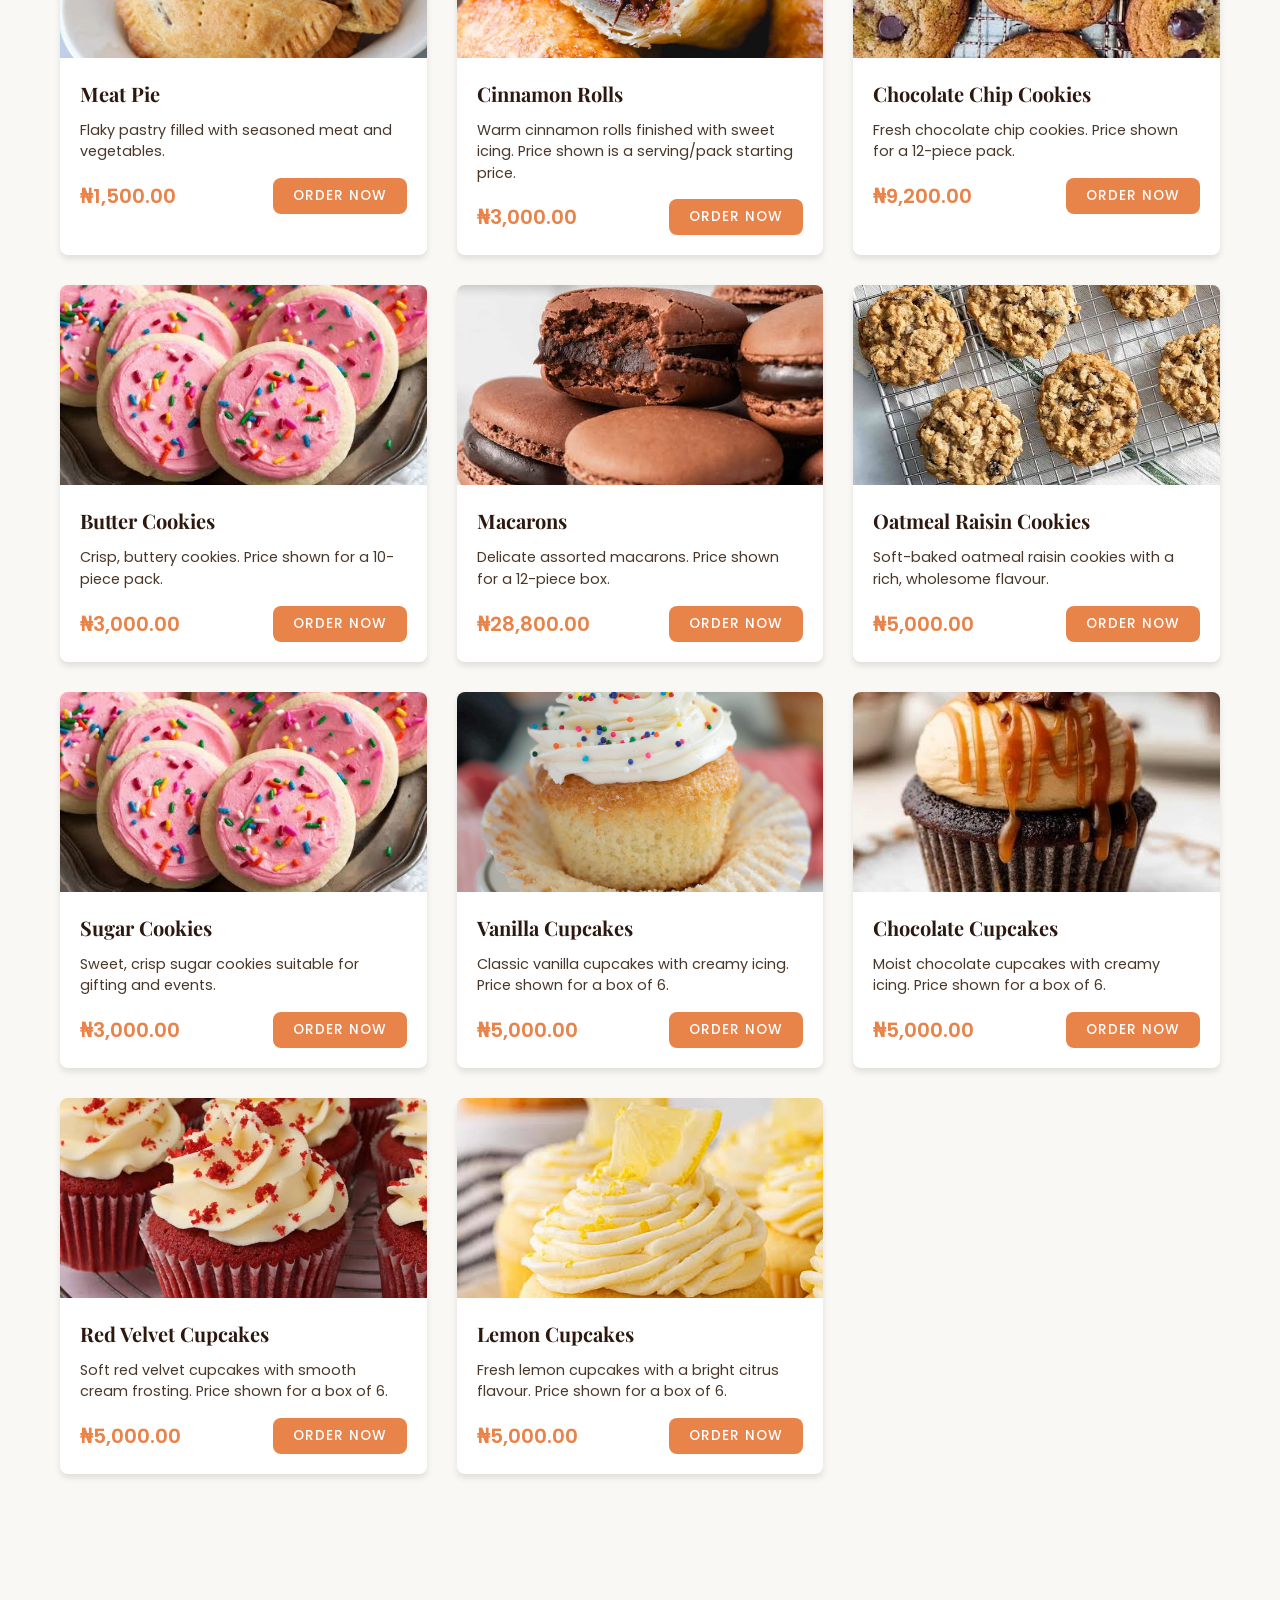
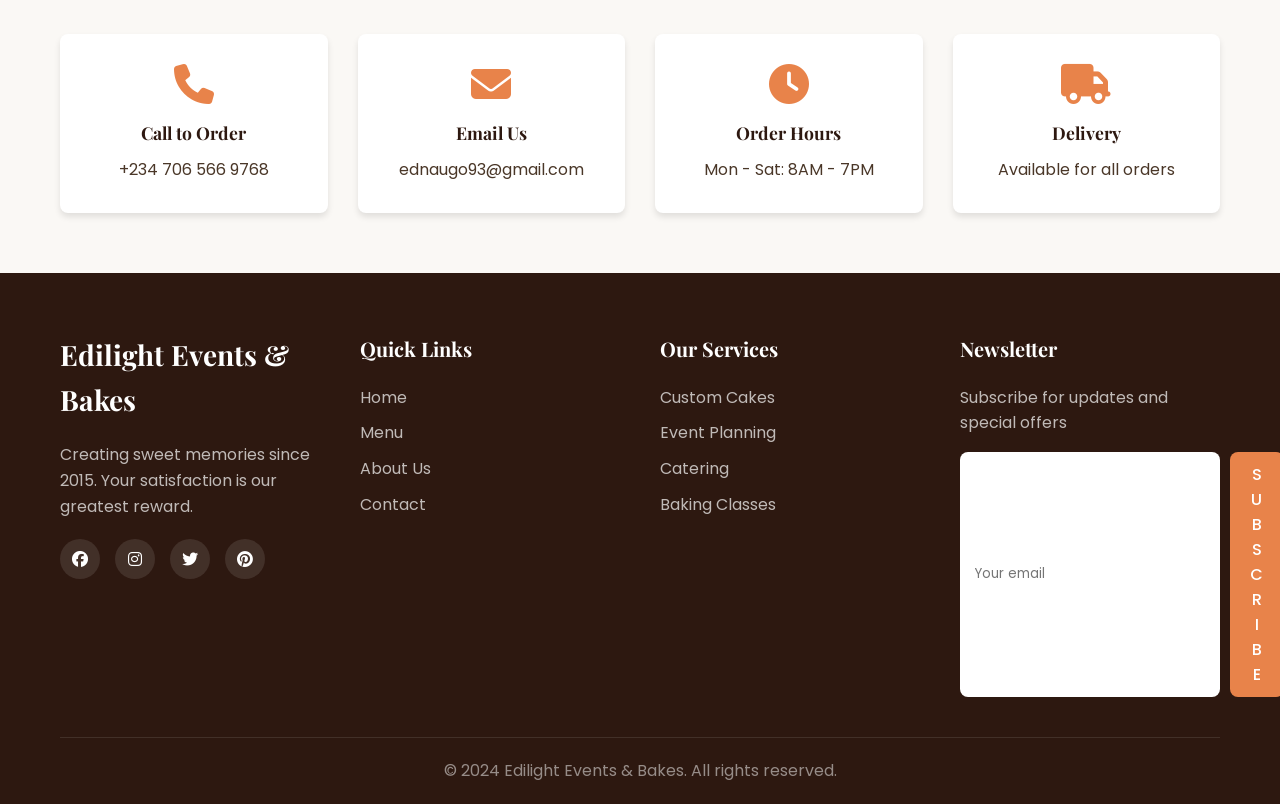
<file: menu.html>
<!DOCTYPE html>
<html lang="en">
<head>
    <meta charset="UTF-8">
    <meta name="viewport" content="width=device-width, initial-scale=1.0">
    <title>Menu - Edilight Events and Bakes</title>
    <link rel="stylesheet" href="styles.css">
    <link rel="preconnect" href="https://fonts.googleapis.com">
    <link rel="preconnect" href="https://fonts.gstatic.com" crossorigin>
    <link href="https://fonts.googleapis.com/css2?family=Playfair+Display:wght@400;600;700&family=Poppins:wght@300;400;500;600&display=swap" rel="stylesheet">
    <link rel="stylesheet" href="https://cdnjs.cloudflare.com/ajax/libs/font-awesome/6.4.0/css/all.min.css">
</head>
<body>
    <!-- Navigation -->
    <nav class="navbar">
        <div class="nav-container">
            <a href="index.html" class="logo">
                <img src="thumbnails/ChatGPT Image Sep 24, 2026, 12_04_34 PM.png" alt="Edilight Logo"
                style="width: 40px; height: 40px; margin-right: 10px;"
                class="logo-image">
                <span>Edilight Events & Bakes</span>
            </a>
            <button class="nav-toggle" id="navToggle" type="button" aria-label="Toggle navigation" aria-expanded="false" aria-controls="navMenu">
                <span class="hamburger"></span>
            </button>
            <ul class="nav-menu" id="navMenu">
                <li><a href="index.html" class="nav-link">Home</a></li>
                <li><a href="menu.html" class="nav-link active">Menu</a></li>
                <li><a href="about.html" class="nav-link">About</a></li>
                <li><a href="gallery.html" class="nav-link">Gallery</a></li>
                <li><a href="contact.html" class="nav-link">Contact</a></li>
                <li><a href="#order" class="nav-link nav-cta">Order Now</a></li>
            </ul>
        </div>
    </nav>

    <!-- Page Header -->
    <section class="page-header">
        <div class="container">
            <h1>Our Menu</h1>
            <p>Handcrafted with love and the finest ingredients</p>
        </div>
    </section>

    <!-- Menu Section -->
    <section class="menu-section" id="order">
        <div class="container">
            <div class="menu-categories">
                <button class="category-btn active" data-category="all">All</button>
                <button class="category-btn" data-category="cakes">Cakes</button>
                <button class="category-btn" data-category="pastries">Pastries</button>
                <button class="category-btn" data-category="cookies">Cookies</button>
                <button class="category-btn" data-category="cupcakes">Cupcakes</button>
            </div>

            <div class="menu-grid" id="menuGrid">
                <!-- Products will be dynamically loaded -->
            </div>
        </div>
    </section>

    <!-- Order Information -->
    <section class="order-info-section">
        <div class="container">
            <div class="order-info-grid">
                <div class="order-info-card">
                    <i class="fas fa-phone"></i>
                    <h3>Call to Order</h3>
                    <p>+234 706 566 9768</p>
                </div>
                <div class="order-info-card">
                    <i class="fas fa-envelope"></i>
                    <h3>Email Us</h3>
                    <p>ednaugo93@gmail.com</p>
                </div>
                <div class="order-info-card">
                    <i class="fas fa-clock"></i>
                    <h3>Order Hours</h3>
                    <p>Mon - Sat: 8AM - 7PM</p>
                </div>
                <div class="order-info-card">
                    <i class="fas fa-truck"></i>
                    <h3>Delivery</h3>
                    <p>Available for all orders</p>
                </div>
            </div>
        </div>
    </section>

    <!-- Footer -->
    <footer class="footer">
        <div class="container">
            <div class="footer-content">
                <div class="footer-section">
                    <h3>Edilight Events & Bakes</h3>
                    <p>Creating sweet memories since 2015. Your satisfaction is our greatest reward.</p>
                    <div class="social-links">
                        <a href="https://www.facebook.com" aria-label="Facebook"><i class="fab fa-facebook"></i></a>
                        <a href="https://www.instagram.com" aria-label="Instagram"><i class="fab fa-instagram"></i></a>
                        <a href="https://www.xcorp.com" aria-label="Twitter"><i class="fab fa-twitter"></i></a>
                        <a href="https://www.pinterest.com" aria-label="Pinterest"><i class="fab fa-pinterest"></i></a>
                    </div>
                </div>
                <div class="footer-section">
                    <h4>Quick Links</h4>
                    <ul>
                        <li><a href="index.html">Home</a></li>
                        <li><a href="menu.html">Menu</a></li>
                        <li><a href="about.html">About Us</a></li>
                        <li><a href="contact.html">Contact</a></li>
                    </ul>
                </div>
                <div class="footer-section">
                    <h4>Our Services</h4>
                    <ul>
                        <li><a href="menu.html">Custom Cakes</a></li>
                        <li><a href="contact.html">Event Planning</a></li>
                        <li><a href="contact.html">Catering</a></li>
                        <li><a href="contact.html">Baking Classes</a></li>
                    </ul>
                </div>
                <div class="footer-section">
                    <h4>Newsletter</h4>
                    <p>Subscribe for updates and special offers</p>
                    <form class="newsletter-form" id="newsletterForm">
                        <input type="email" placeholder="Your email" required>
                        <button type="submit" class="btn btn-primary">Subscribe</button>
                    </form>
                </div>
            </div>
            <div class="footer-bottom">
                <p>&copy; 2024 Edilight Events & Bakes. All rights reserved.</p>
            </div>
        </div>
    </footer>

    <!-- Order Modal -->
    <div class="modal" id="orderModal">
        <div class="modal-content">
            <button class="modal-close" id="modalClose">&times;</button>
            <h3>Place Your Order</h3>
            <form id="orderForm">
                <div class="form-group">
                    <label for="orderName">Your Name</label>
                    <input type="text" id="orderName" name="name" required>
                </div>
                <div class="form-group">
                    <label for="orderEmail">Email</label>
                    <input type="email" id="orderEmail" name="email" required>
                </div>
                <div class="form-group">
                    <label for="orderPhone">Phone</label>
                    <input type="tel" id="orderPhone" name="phone" required>
                </div>
                <div class="form-group">
                    <label for="orderItem">Item</label>
                    <input type="text" id="orderItem" name="item" readonly>
                </div>
                <div class="form-group">
                    <label for="orderQuantity">Quantity</label>
                    <input type="number" id="orderQuantity" name="quantity" min="1" value="1">
                </div>
                <div class="form-group">
                    <label for="orderDate">Preferred Date</label>
                    <input type="date" id="orderDate" name="date" required>
                </div>
                <div class="form-group">
                    <label for="orderNotes">Special Requests</label>
                    <textarea id="orderNotes" name="notes" rows="3" placeholder="Any special instructions or customization requests?"></textarea>
                </div>
                <div class="order-total">
                    <span>Total:</span>
                    <span id="orderTotal">₦0.00</span>
                </div>
                <button type="submit" class="btn btn-primary btn-full">Submit Order</button>
            </form>
        </div>
    </div>

    <!-- Success Message -->
    <div class="success-message" id="successMessage">
        <div class="success-content">
            <i class="fas fa-check-circle"></i>
            <h3>Order Submitted Successfully!</h3>
            <p>We'll contact you shortly to confirm your order.</p>
            <button class="btn btn-primary" id="successClose">Continue Shopping</button>
        </div>
    </div>

    <script src="script.js"></script>
</body>
</html>
</file>
<file: styles.css>
/* CSS Variables */
:root {
    --primary-color: #e8834a;
    --secondary-color: #d4a574;
    --accent-color: #f5e6d0;
    --dark-color: #2d1810;
    --light-color: #faf8f5;
    --text-color: #4a3728;
    --success-color: #4caf50;
    --error-color: #f44336;
    --shadow: 0 4px 6px rgba(0, 0, 0, 0.1);
    --shadow-lg: 0 10px 25px rgba(0, 0, 0, 0.15);
    --transition: all 0.3s ease;
    --border-radius: 8px;
    --font-primary: 'Playfair Display', serif;
    --font-secondary: 'Poppins', sans-serif;
}

/* Reset & Base Styles */
* {
    margin: 0;
    padding: 0;
    box-sizing: border-box;
}

html {
    scroll-behavior: smooth;
}

body {
    font-family: var(--font-secondary);
    color: var(--text-color);
    background-color: var(--light-color);
    line-height: 1.6;
    overflow-x: hidden;
}

.container {
    max-width: 1200px;
    margin: 0 auto;
    padding: 0 20px;
}

/* Typography */
h1, h2, h3, h4, h5, h6 {
    font-family: var(--font-primary);
    color: var(--dark-color);
    margin-bottom: 1rem;
}

h1 { font-size: 3.5rem; }
h2 { font-size: 2.5rem; }
h3 { font-size: 1.75rem; }
h4 { font-size: 1.25rem; }

p {
    margin-bottom: 1rem;
}

a {
    text-decoration: none;
    color: inherit;
    transition: var(--transition);
}

/* Buttons */
.btn {
    display: inline-block;
    padding: 12px 30px;
    border: none;
    border-radius: var(--border-radius);
    font-family: var(--font-secondary);
    font-size: 1rem;
    font-weight: 500;
    cursor: pointer;
    transition: var(--transition);
    text-transform: uppercase;
    letter-spacing: 1px;
}

.btn-primary {
    background: var(--primary-color);
    color: white;
}

.btn-primary:hover {
    background: #d0692e;
    transform: translateY(-2px);
    box-shadow: var(--shadow-lg);
}

.btn-secondary {
    background: transparent;
    color: var(--primary-color);
    border: 2px solid var(--primary-color);
}

.btn-secondary:hover {
    background: var(--primary-color);
    color: white;
}

.btn-full {
    width: 100%;
}

/* Navigation */
.navbar {
    position: fixed;
    top: 0;
    left: 0;
    right: 0;
    background: rgba(255, 255, 255, 0.95);
    backdrop-filter: blur(10px);
    z-index: 1000;
    box-shadow: var(--shadow);
}

.nav-container {
    max-width: 1200px;
    margin: 0 auto;
    padding: 0 20px;
    display: flex;
    justify-content: space-between;
    align-items: center;
    height: 70px;
}

.logo {
    font-family: var(--font-primary);
    font-size: 1.5rem;
    font-weight: 700;
    color: var(--dark-color);
    display: flex;
    align-items: center;
    gap: 10px;
}

.logo i {
    color: var(--primary-color);
    font-size: 1.8rem;
}

.nav-menu {
    display: flex;
    list-style: none;
    gap: 30px;
    align-items: center;
}

.nav-link {
    font-weight: 500;
    position: relative;
    padding: 5px 0;
}

.nav-link::after {
    content: '';
    position: absolute;
    bottom: 0;
    left: 0;
    width: 0;
    height: 2px;
    background: var(--primary-color);
    transition: var(--transition);
}

.nav-link:hover::after,
.nav-link.active::after {
    width: 100%;
}

.nav-link.active {
    color: var(--primary-color);
}

.nav-cta {
    background: var(--primary-color);
    color: white;
    padding: 10px 25px;
    border-radius: var(--border-radius);
}

.nav-cta::after {
    display: none;
}

.nav-cta:hover {
    background: #d0692e;
    color: white;
}

/* Mobile Navigation */
.nav-toggle {
    display: none;
    background: none;
    border: none;
    cursor: pointer;
    padding: 10px;
}

.hamburger {
    display: block;
    width: 25px;
    height: 2px;
    background: var(--dark-color);
    position: relative;
    transition: var(--transition);
}

.hamburger::before,
.hamburger::after {
    content: '';
    position: absolute;
    width: 25px;
    height: 2px;
    background: var(--dark-color);
    transition: var(--transition);
}

.hamburger::before {
    top: -8px;
}

.hamburger::after {
    top: 8px;
}

/* Hero Section */
.hero {
    min-height: 100vh;
    display: flex;
    flex-direction: column;
    justify-content: center;
    align-items: center;
    text-align: center;
    background: linear-gradient(135deg, #f5e6d0 0%, #faf8f5 50%, #f5e6d0 100%);
    padding: 100px 20px 50px;
    position: relative;
}

.hero::before {
    content: '';
    position: absolute;
    top: 0;
    left: 0;
    right: 0;
    bottom: 0;
    background: url('data:image/svg+xml,<svg xmlns="http://www.w3.org/2000/svg" viewBox="0 0 100 100"><circle cx="50" cy="50" r="1" fill="%23d4a574" opacity="0.1"/></svg>') repeat;
    background-size: 50px 50px;
}

.hero-content {
    position: relative;
    z-index: 1;
    max-width: 800px;
}

.hero h1 {
    font-size: 4rem;
    margin-bottom: 1rem;
    background: linear-gradient(135deg, var(--primary-color), var(--dark-color));
    -webkit-background-clip: text;
    -webkit-text-fill-color: transparent;
    background-clip: text;
}

.hero-subtitle {
    font-size: 1.5rem;
    color: var(--secondary-color);
    font-family: var(--font-primary);
    font-style: italic;
    margin-bottom: 1rem;
}

.hero-description {
    font-size: 1.1rem;
    color: var(--text-color);
    margin-bottom: 2rem;
    max-width: 600px;
    margin-left: auto;
    margin-right: auto;
}

.hero-buttons {
    display: flex;
    gap: 20px;
    justify-content: center;
    flex-wrap: wrap;
}

.hero-scroll {
    position: absolute;
    bottom: 30px;
    display: flex;
    flex-direction: column;
    align-items: center;
    gap: 10px;
    color: var(--secondary-color);
    animation: bounce 2s infinite;
}

@keyframes bounce {
    0%, 20%, 50%, 80%, 100% {
        transform: translateY(0);
    }
    40% {
        transform: translateY(-10px);
    }
    60% {
        transform: translateY(-5px);
    }
}

/* Section Styles */
.section-title {
    text-align: center;
    margin-bottom: 0.5rem;
    position: relative;
}

.section-subtitle {
    text-align: center;
    color: var(--secondary-color);
    font-style: italic;
    margin-bottom: 3rem;
}

/* Menu Section */
.menu-section {
    padding: 100px 0;
    background: var(--light-color);
}

.menu-categories {
    display: flex;
    justify-content: center;
    gap: 15px;
    margin-bottom: 40px;
    flex-wrap: wrap;
}

.category-btn {
    padding: 10px 25px;
    border: 2px solid var(--secondary-color);
    background: transparent;
    color: var(--text-color);
    border-radius: var(--border-radius);
    cursor: pointer;
    transition: var(--transition);
    font-family: var(--font-secondary);
    font-weight: 500;
}

.category-btn:hover,
.category-btn.active {
    background: var(--primary-color);
    border-color: var(--primary-color);
    color: white;
}

.menu-grid {
    display: grid;
    grid-template-columns: repeat(auto-fill, minmax(280px, 1fr));
    gap: 30px;
}

.menu-item {
    background: white;
    border-radius: var(--border-radius);
    overflow: hidden;
    box-shadow: var(--shadow);
    transition: var(--transition);
}

.menu-item:hover {
    transform: translateY(-10px);
    box-shadow: var(--shadow-lg);
}

.menu-item-image {
    height: 200px;
    display: flex;
    align-items: center;
    justify-content: center;
    font-size: 4rem;
    color: white;
}

.menu-item-content {
    padding: 20px;
}

.menu-item-title {
    font-family: var(--font-primary);
    font-size: 1.25rem;
    margin-bottom: 10px;
    color: var(--dark-color);
}

.menu-item-description {
    color: var(--text-color);
    font-size: 0.9rem;
    margin-bottom: 15px;
    line-height: 1.5;
}

.menu-item-footer {
    display: flex;
    justify-content: space-between;
    align-items: center;
}

.menu-item-price {
    font-size: 1.25rem;
    font-weight: 600;
    color: var(--primary-color);
}

.menu-item .btn {
    padding: 8px 20px;
    font-size: 0.85rem;
}

/* About Section */
.about-section {
    padding: 100px 0;
    background: linear-gradient(135deg, #faf8f5, #f5e6d0);
}

.about-content {
    display: grid;
    grid-template-columns: 1fr 1fr;
    gap: 50px;
    align-items: center;
}

.about-text .section-title {
    text-align: left;
}

.about-intro {
    font-size: 1.1rem;
    line-height: 1.8;
    margin-bottom: 1.5rem;
}

.about-features {
    display: grid;
    grid-template-columns: 1fr 1fr;
    gap: 20px;
    margin-top: 30px;
}

.feature {
    display: flex;
    align-items: center;
    gap: 10px;
}

.feature i {
    font-size: 1.5rem;
    color: var(--primary-color);
}

.feature span {
    font-weight: 500;
}

.about-image {
    display: flex;
    justify-content: center;
    align-items: center;
}

.image-placeholder {
    width: 100%;
    max-width: 400px;
    height: 400px;
    background: linear-gradient(135deg, var(--primary-color), var(--secondary-color));
    border-radius: var(--border-radius);
    display: flex;
    flex-direction: column;
    justify-content: center;
    align-items: center;
    color: white;
    font-size: 5rem;
    gap: 20px;
}

.image-placeholder span {
    font-size: 1rem;
    font-family: var(--font-primary);
    font-style: italic;
}

/* Testimonials Section */
.testimonials-section {
    padding: 100px 0;
    background: linear-gradient(135deg, #f5e6d0, #faf8f5);
}

.testimonials-grid {
    display: grid;
    grid-template-columns: repeat(auto-fill, minmax(320px, 1fr));
    gap: 30px;
}

.testimonial-card {
    background: white;
    padding: 30px;
    border-radius: var(--border-radius);
    box-shadow: var(--shadow);
}

.testimonial-content {
    margin-bottom: 20px;
}

.testimonial-content i {
    font-size: 2rem;
    color: var(--secondary-color);
    margin-bottom: 15px;
}

.testimonial-content p {
    font-style: italic;
    line-height: 1.8;
    color: var(--text-color);
}

.testimonial-author {
    display: flex;
    align-items: center;
    gap: 15px;
}

.author-avatar {
    width: 50px;
    height: 50px;
    border-radius: 50%;
    background: var(--secondary-color);
    display: flex;
    align-items: center;
    justify-content: center;
    color: white;
    font-size: 1.2rem;
}

.author-info h4 {
    margin-bottom: 0;
    color: var(--dark-color);
}

.author-info span {
    font-size: 0.85rem;
    color: var(--secondary-color);
}

/* Contact Section */
.contact-section {
    padding: 100px 0;
    background: var(--light-color);
}

.contact-content {
    display: grid;
    grid-template-columns: 1fr 1.5fr;
    gap: 50px;
}

.contact-info {
    display: flex;
    flex-direction: column;
    gap: 30px;
}

.contact-item {
    display: flex;
    gap: 20px;
    align-items: flex-start;
}

.contact-item i {
    font-size: 1.5rem;
    color: var(--primary-color);
    width: 30px;
    text-align: center;
}

.contact-item h4 {
    margin-bottom: 5px;
    color: var(--dark-color);
}

.contact-item p {
    color: var(--text-color);
    line-height: 1.6;
}

.contact-form {
    background: white;
    padding: 40px;
    border-radius: var(--border-radius);
    box-shadow: var(--shadow);
}

.form-group {
    margin-bottom: 20px;
}

.form-group label {
    display: block;
    margin-bottom: 8px;
    font-weight: 500;
    color: var(--dark-color);
}

.form-group input,
.form-group select,
.form-group textarea {
    width: 100%;
    padding: 12px 15px;
    border: 2px solid #e0e0e0;
    border-radius: var(--border-radius);
    font-family: var(--font-secondary);
    font-size: 1rem;
    transition: var(--transition);
}

.form-group input:focus,
.form-group select:focus,
.form-group textarea:focus {
    outline: none;
    border-color: var(--primary-color);
}

.form-group textarea {
    resize: vertical;
    min-height: 120px;
}

/* Modal */
.modal {
    display: none;
    position: fixed;
    top: 0;
    left: 0;
    right: 0;
    bottom: 0;
    background: rgba(0, 0, 0, 0.6);
    z-index: 2000;
    justify-content: center;
    align-items: center;
    padding: 20px;
}

.modal.active {
    display: flex;
}

.modal-content {
    background: white;
    padding: 40px;
    border-radius: var(--border-radius);
    max-width: 500px;
    width: 100%;
    position: relative;
    max-height: 90vh;
    overflow-y: auto;
}

.modal-close {
    position: absolute;
    top: 15px;
    right: 20px;
    background: none;
    border: none;
    font-size: 1.5rem;
    cursor: pointer;
    color: var(--text-color);
    transition: var(--transition);
}

.modal-close:hover {
    color: var(--primary-color);
}

.modal-content h3 {
    margin-bottom: 25px;
    text-align: center;
}

.order-total {
    display: flex;
    justify-content: space-between;
    align-items: center;
    padding: 15px 0;
    border-top: 2px solid #e0e0e0;
    border-bottom: 2px solid #e0e0e0;
    margin: 20px 0;
    font-size: 1.25rem;
    font-weight: 600;
}

#orderTotal {
    color: var(--primary-color);
}

/* Success Message */
.success-message {
    display: none;
    position: fixed;
    top: 0;
    left: 0;
    right: 0;
    bottom: 0;
    background: rgba(0, 0, 0, 0.6);
    z-index: 3000;
    justify-content: center;
    align-items: center;
    padding: 20px;
}

.success-message.active {
    display: flex;
}

.success-content {
    background: white;
    padding: 50px;
    border-radius: var(--border-radius);
    text-align: center;
    max-width: 400px;
}

.success-content i {
    font-size: 4rem;
    color: var(--success-color);
    margin-bottom: 20px;
}

.success-content h3 {
    color: var(--success-color);
    margin-bottom: 15px;
}

.success-content p {
    margin-bottom: 25px;
}

/* Footer */
.footer {
    background: var(--dark-color);
    color: white;
    padding: 60px 0 20px;
}

.footer-content {
    display: grid;
    grid-template-columns: repeat(auto-fill, minmax(250px, 1fr));
    gap: 40px;
    margin-bottom: 40px;
}

.footer-section h3,
.footer-section h4 {
    color: white;
    margin-bottom: 20px;
}

.footer-section p {
    color: rgba(255, 255, 255, 0.7);
}

.footer-section ul {
    list-style: none;
}

.footer-section ul li {
    margin-bottom: 10px;
}

.footer-section ul li a {
    color: rgba(255, 255, 255, 0.7);
    transition: var(--transition);
}

.footer-section ul li a:hover {
    color: var(--primary-color);
    padding-left: 5px;
}

.social-links {
    display: flex;
    gap: 15px;
    margin-top: 20px;
}

.social-links a {
    width: 40px;
    height: 40px;
    border-radius: 50%;
    background: rgba(255, 255, 255, 0.1);
    display: flex;
    align-items: center;
    justify-content: center;
    transition: var(--transition);
}

.social-links a:hover {
    background: var(--primary-color);
    transform: translateY(-3px);
}

.newsletter-form {
    display: flex;
    gap: 10px;
    margin-top: 15px;
}

.newsletter-form input {
    flex: 1;
    padding: 10px 15px;
    border: none;
    border-radius: var(--border-radius);
    font-family: var(--font-secondary);
}

.newsletter-form .btn {
    padding: 10px 20px;
}

.footer-bottom {
    text-align: center;
    padding-top: 20px;
    border-top: 1px solid rgba(255, 255, 255, 0.1);
}

.footer-bottom p {
    color: rgba(255, 255, 255, 0.5);
    margin: 0;
}

/* Responsive Design */
@media (max-width: 992px) {
    .about-content {
        grid-template-columns: 1fr;
    }
    
    .about-image {
        order: -1;
    }
    
    .contact-content {
        grid-template-columns: 1fr;
    }
}

@media (max-width: 768px) {
    h1 { font-size: 2.5rem; }
    h2 { font-size: 2rem; }
    
    .nav-toggle {
        display: block;
    }
    
    .nav-menu {
        position: fixed;
        top: 70px;
        left: 0;
        right: 0;
        background: white;
        flex-direction: column;
        padding: 20px;
        gap: 15px;
        box-shadow: var(--shadow);
        transform: translateY(-100%);
        opacity: 0;
        transition: var(--transition);
    }
    
    .nav-menu.active {
        transform: translateY(0);
        opacity: 1;
    }
    
    .nav-cta {
        width: 100%;
        text-align: center;
    }
    
    .hero h1 {
        font-size: 2.5rem;
    }
    
    .hero-buttons {
        flex-direction: column;
        align-items: center;
    }
    
    .menu-categories {
        gap: 10px;
    }
    
    .category-btn {
        padding: 8px 15px;
        font-size: 0.9rem;
    }
    
    .about-features {
        grid-template-columns: 1fr;
    }
    
    .image-placeholder {
        height: 300px;
    }
    
    .gallery-grid {
        grid-template-columns: repeat(auto-fill, minmax(250px, 1fr));
    }
    
    .testimonials-grid {
        grid-template-columns: 1fr;
    }
    
    .footer-content {
        grid-template-columns: 1fr;
        text-align: center;
    }
    
    .social-links {
        justify-content: center;
    }
    
    .newsletter-form {
        flex-direction: column;
    }
}

@media (max-width: 480px) {
    .container {
        padding: 0 15px;
    }
    
    .hero {
        padding: 120px 15px 50px;
    }
    
    .hero h1 {
        font-size: 2rem;
    }
    
    .hero-subtitle {
        font-size: 1.2rem;
    }
    
    .menu-grid {
        grid-template-columns: 1fr;
    }
    
    .contact-form {
        padding: 25px;
    }
    
    .modal-content {
        padding: 30px 20px;
    }
    
    .success-content {
        padding: 30px 20px;
    }
    
    .page-header h1 {
        font-size: 2rem;
    }
    
    .page-header {
        padding: 120px 0 60px;
    }
    
    .gallery-page-grid {
        grid-template-columns: 1fr;
    }
    
    .gallery-item-large {
        grid-column: span 1;
    }
    
    .gallery-item-large .gallery-image {
        height: 250px;
    }
    
    .faq-grid {
        grid-template-columns: 1fr;
    }
    
    .stats-grid {
        grid-template-columns: repeat(2, 1fr);
    }
    
    .stat-number {
        font-size: 2rem;
    }
    
    .team-grid {
        grid-template-columns: 1fr;
    }
    
    .values-grid {
        grid-template-columns: 1fr;
    }
    
    .why-us-grid {
        grid-template-columns: 1fr;
    }
    
    .cta-buttons {
        flex-direction: column;
        align-items: center;
    }
    
    .order-info-grid {
        grid-template-columns: repeat(2, 1fr);
    }
}

/* Animations */
@keyframes fadeIn {
    from {
        opacity: 0;
        transform: translateY(20px);
    }
    to {
        opacity: 1;
        transform: translateY(0);
    }
}

.menu-item {
    animation: fadeIn 0.5s ease forwards;
}

/* Page Header */
.page-header {
    background: linear-gradient(135deg, #f5e6d0 0%, #faf8f5 100%);
    padding: 150px 0 80px;
    text-align: center;
    margin-top: 70px;
}

.page-header h1 {
    font-size: 3rem;
    margin-bottom: 1rem;
}

.page-header p {
    font-size: 1.2rem;
    color: var(--secondary-color);
    font-style: italic;
}

/* Featured Section */
.featured-section {
    padding: 100px 0;
    background: var(--light-color);
}

.featured-grid {
    display: grid;
    grid-template-columns: repeat(auto-fill, minmax(280px, 1fr));
    gap: 30px;
}

/* Why Us Section */
.why-us-section {
    padding: 100px 0;
    background: linear-gradient(135deg, #faf8f5, #f5e6d0);
}

.why-us-grid {
    display: grid;
    grid-template-columns: repeat(auto-fill, minmax(250px, 1fr));
    gap: 30px;
}

.why-us-card {
    background: white;
    padding: 40px 30px;
    border-radius: var(--border-radius);
    text-align: center;
    box-shadow: var(--shadow);
    transition: var(--transition);
}

.why-us-card:hover {
    transform: translateY(-10px);
    box-shadow: var(--shadow-lg);
}

.why-us-icon {
    width: 80px;
    height: 80px;
    margin: 0 auto 20px;
    background: linear-gradient(135deg, var(--primary-color), var(--secondary-color));
    border-radius: 50%;
    display: flex;
    align-items: center;
    justify-content: center;
    font-size: 2rem;
    color: white;
}

.why-us-card h3 {
    margin-bottom: 15px;
}

.why-us-card p {
    color: var(--text-color);
}

/* CTA Section */
.cta-section {
    background: linear-gradient(135deg, var(--primary-color), var(--secondary-color));
    padding: 80px 0;
    text-align: center;
    color: white;
}

.cta-section h2 {
    color: white;
    margin-bottom: 1rem;
}

.cta-section p {
    font-size: 1.2rem;
    margin-bottom: 2rem;
    opacity: 0.9;
}

.cta-buttons {
    display: flex;
    gap: 20px;
    justify-content: center;
    flex-wrap: wrap;
}

.cta-section .btn-secondary {
    border-color: white;
    color: white;
}

.cta-section .btn-secondary:hover {
    background: white;
    color: var(--primary-color);
}

/* Order Info Section */
.order-info-section {
    padding: 60px 0;
    background: var(--light-color);
}

.order-info-grid {
    display: grid;
    grid-template-columns: repeat(auto-fill, minmax(220px, 1fr));
    gap: 30px;
}

.order-info-card {
    text-align: center;
    padding: 30px;
    background: white;
    border-radius: var(--border-radius);
    box-shadow: var(--shadow);
}

.order-info-card i {
    font-size: 2.5rem;
    color: var(--primary-color);
    margin-bottom: 15px;
}

.order-info-card h3 {
    margin-bottom: 10px;
    font-size: 1.1rem;
}

.order-info-card p {
    color: var(--text-color);
    margin: 0;
}

/* About Page Section */
.about-page-section {
    padding: 100px 0;
    background: var(--light-color);
}

/* Values Section */
.values-section {
    padding: 100px 0;
    background: linear-gradient(135deg, #faf8f5, #f5e6d0);
}

.values-grid {
    display: grid;
    grid-template-columns: repeat(auto-fill, minmax(260px, 1fr));
    gap: 30px;
}

.value-card {
    background: white;
    padding: 40px 30px;
    border-radius: var(--border-radius);
    text-align: center;
    box-shadow: var(--shadow);
    transition: var(--transition);
}

.value-card:hover {
    transform: translateY(-10px);
    box-shadow: var(--shadow-lg);
}

.value-icon {
    width: 70px;
    height: 70px;
    margin: 0 auto 20px;
    background: linear-gradient(135deg, var(--secondary-color), var(--primary-color));
    border-radius: 50%;
    display: flex;
    align-items: center;
    justify-content: center;
    font-size: 1.8rem;
    color: white;
}

.value-card h3 {
    margin-bottom: 15px;
}

.value-card p {
    color: var(--text-color);
    line-height: 1.6;
}

/* Team Section */
.team-section {
    padding: 100px 0;
    background: var(--light-color);
}

.team-grid {
    display: grid;
    grid-template-columns: repeat(auto-fill, minmax(250px, 1fr));
    gap: 30px;
}

.team-card {
    background: white;
    padding: 30px;
    border-radius: var(--border-radius);
    text-align: center;
    box-shadow: var(--shadow);
    transition: var(--transition);
}

.team-card:hover {
    transform: translateY(-10px);
    box-shadow: var(--shadow-lg);
}

.team-image {
    width: 120px;
    height: 120px;
    margin: 0 auto 20px;
    background: linear-gradient(135deg, var(--primary-color), var(--secondary-color));
    border-radius: 50%;
    display: flex;
    align-items: center;
    justify-content: center;
    font-size: 3rem;
    color: white;
}

.team-card h3 {
    margin-bottom: 5px;
}

.team-role {
    color: var(--primary-color);
    font-weight: 500;
    margin-bottom: 15px;
}

.team-card > p {
    color: var(--text-color);
    line-height: 1.6;
}

/* Stats Section */
.stats-section {
    padding: 80px 0;
    background: linear-gradient(135deg, var(--primary-color), var(--secondary-color));
}

.stats-grid {
    display: grid;
    grid-template-columns: repeat(auto-fill, minmax(200px, 1fr));
    gap: 30px;
}

.stat-card {
    text-align: center;
    color: white;
}

.stat-number {
    font-size: 3rem;
    font-weight: 700;
    font-family: var(--font-primary);
    margin-bottom: 10px;
}

.stat-label {
    font-size: 1rem;
    opacity: 0.9;
}

/* Gallery Filter Section */
.gallery-filter-section {
    padding: 40px 0;
    background: var(--light-color);
}

.gallery-filter {
    display: flex;
    justify-content: center;
    gap: 15px;
    flex-wrap: wrap;
}

/* Gallery Page Section */
.gallery-page-section {
    padding: 60px 0 100px;
    background: var(--light-color);
}

.gallery-page-grid {
    display: grid;
    grid-template-columns: repeat(auto-fill, minmax(280px, 1fr));
    gap: 20px;
}

.gallery-item-large {
    grid-column: span 2;
}

.gallery-item-large .gallery-image {
    height: 300px;
}

.gallery-item .gallery-overlay span {
    font-size: 1.2rem;
}

.gallery-item-large .gallery-overlay span {
    font-size: 1.5rem;
}

.gallery-item .gallery-overlay p {
    font-size: 0.9rem;
    margin-top: 5px;
    opacity: 0.9;
}

/* Contact Page Section */
.contact-page-section {
    padding: 100px 0;
    background: var(--light-color);
}

.contact-page-section .contact-form {
    box-shadow: var(--shadow);
}

.contact-page-section .contact-form h3 {
    margin-bottom: 25px;
    text-align: center;
}

/* FAQ Section */
.faq-section {
    padding: 100px 0;
    background: linear-gradient(135deg, #faf8f5, #f5e6d0);
}

.faq-grid {
    display: grid;
    grid-template-columns: repeat(auto-fill, minmax(350px, 1fr));
    gap: 30px;
}

.faq-item {
    background: white;
    padding: 30px;
    border-radius: var(--border-radius);
    box-shadow: var(--shadow);
}

.faq-question {
    display: flex;
    align-items: center;
    gap: 15px;
    margin-bottom: 15px;
}

.faq-question i {
    color: var(--primary-color);
    font-size: 1.5rem;
}

.faq-question h3 {
    margin: 0;
    font-size: 1.1rem;
}

.faq-answer p {
    color: var(--text-color);
    line-height: 1.6;
    margin: 0;
}

/* Location Section */
.location-section {
    padding: 100px 0;
    background: var(--light-color);
}

.location-map {
    margin-top: 40px;
}

.map-placeholder {
    height: 400px;
    background: linear-gradient(135deg, #e0e0e0, #f5f5f5);
    border-radius: var(--border-radius);
    display: flex;
    flex-direction: column;
    justify-content: center;
    align-items: center;
    gap: 20px;
    color: var(--text-color);
}

.map-placeholder i {
    font-size: 4rem;
    color: var(--primary-color);
}

.map-placeholder p {
    font-size: 1.1rem;
    margin: 0;
}

/* Text Center Utility */
.text-center {
    text-align: center;
}

/* Scrollbar Styling */
::-webkit-scrollbar {
    width: 10px;
}

::-webkit-scrollbar-track {
    background: var(--light-color);
}

::-webkit-scrollbar-thumb {
    background: var(--secondary-color);
    border-radius: 5px;
}

::-webkit-scrollbar-thumb:hover {
    background: var(--primary-color);
}



/* =========================================================
   RESPONSIVE OVERHAUL — Edilight Events & Bakes
   Keeps the existing design/content while adapting layouts
   from very small phones to large desktop displays.
   ========================================================= */

/* Prevent long text, media and form controls from creating
   horizontal scrolling on any viewport. */
html, body {
    width: 100%;
    max-width: 100%;
    overflow-x: hidden;
}

img, video, svg, iframe {
    max-width: 100%;
}

button, input, select, textarea {
    max-width: 100%;
}

.container,
.nav-container {
    width: 100%;
}

/* Fluid type and spacing on intermediate/large screens */
.hero h1 {
    font-size: clamp(2rem, 5vw, 4rem);
}

.page-header h1 {
    font-size: clamp(2rem, 4vw, 3rem);
}

/* Safer grid sizing: grid children are allowed to shrink */
.menu-grid,
.featured-grid,
.gallery-page-grid,
.testimonials-grid,
.footer-content,
.faq-grid,
.values-grid,
.team-grid,
.why-us-grid,
.stats-grid,
.order-info-grid {
    min-width: 0;
}

.menu-item,
.testimonial-card,
.footer-section,
.faq-item,
.value-card,
.team-card,
.why-us-card,
.order-info-card {
    min-width: 0;
    overflow-wrap: anywhere;
}

.menu-item-image img,
.gallery-image img {
    width: 100%;
    max-width: 100%;
    height: 100%;
    object-fit: cover;
    display: block;
}

.menu-item-footer {
    gap: 12px;
    flex-wrap: wrap;
}

.menu-item-footer .btn {
    flex-shrink: 0;
}

.contact-form,
.modal-content,
.success-content {
    min-width: 0;
}

.form-group input,
.form-group select,
.form-group textarea {
    min-width: 0;
}

/* =========================================================
   TABLETS / SMALL LAPTOPS
   ========================================================= */
@media (max-width: 1100px) {
    .nav-menu {
        gap: 18px;
    }

    .nav-container {
        padding-left: 18px;
        padding-right: 18px;
    }

    .menu-grid,
    .featured-grid {
        grid-template-columns: repeat(3, minmax(0, 1fr));
        gap: 22px;
    }

    .gallery-page-grid {
        grid-template-columns: repeat(3, minmax(0, 1fr));
    }

    .gallery-item-large {
        grid-column: span 2;
    }

    .faq-grid {
        grid-template-columns: repeat(2, minmax(0, 1fr));
    }
}

/* =========================================================
   TABLET / LARGE PHONE
   ========================================================= */
@media (max-width: 768px) {
    .container {
        padding-left: 18px;
        padding-right: 18px;
    }

    .navbar {
        min-height: 70px;
    }

    .nav-container {
        min-height: 70px;
        height: auto;
        gap: 12px;
    }

    .logo {
        min-width: 0;
        max-width: calc(100% - 60px);
        font-size: clamp(1rem, 4vw, 1.35rem);
        line-height: 1.2;
    }

    .logo i {
        flex: 0 0 auto;
        font-size: 1.4rem;
    }

    .nav-toggle {
        flex: 0 0 auto;
        width: 44px;
        height: 44px;
        display: flex;
        align-items: center;
        justify-content: center;
    }

    .nav-menu {
        top: 70px;
        width: 100%;
        max-height: calc(100vh - 70px);
        overflow-y: auto;
        overflow-x: hidden;
        padding: 18px;
        gap: 12px;
    }

    .nav-menu li,
    .nav-link {
        width: 100%;
    }

    .nav-link {
        display: block;
        text-align: center;
        padding: 10px 8px;
    }

    .nav-cta {
        display: block;
        width: 100%;
        padding: 11px 15px;
    }

    .hero {
        min-height: auto;
        padding: 120px 18px 70px;
    }

    .hero h1 {
        line-height: 1.1;
    }

    .hero-subtitle {
        font-size: clamp(1rem, 3.5vw, 1.25rem);
    }

    .hero-description {
        font-size: 0.98rem;
    }

    .hero-buttons,
    .cta-buttons {
        width: 100%;
        gap: 12px;
    }

    .hero-buttons .btn,
    .cta-buttons .btn {
        width: min(100%, 320px);
    }

    .menu-section,
    .featured-section,
    .about-section,
    .about-page-section,
    .testimonials-section,
    .contact-section,
    .contact-page-section,
    .faq-section,
    .location-section,
    .values-section,
    .team-section {
        padding-top: 65px;
        padding-bottom: 65px;
    }

    .menu-grid,
    .featured-grid {
        grid-template-columns: repeat(2, minmax(0, 1fr));
        gap: 18px;
    }

    .menu-item-image {
        height: 190px;
    }

    .menu-item-content {
        padding: 16px;
    }

    .menu-item-title {
        font-size: 1.1rem;
    }

    .menu-item-footer {
        align-items: stretch;
    }

    .menu-item-price {
        width: 100%;
    }

    .menu-item-footer .btn {
        width: 100%;
    }

    .about-content,
    .contact-content {
        gap: 30px;
    }

    .about-features {
        gap: 14px;
    }

    .contact-form {
        padding: 28px 22px;
    }

    .gallery-page-grid {
        grid-template-columns: repeat(2, minmax(0, 1fr));
    }

    .gallery-item-large {
        grid-column: span 2;
    }

    .gallery-filter {
        justify-content: flex-start;
        overflow-x: auto;
        flex-wrap: nowrap;
        padding-bottom: 8px;
        scrollbar-width: none;
        -webkit-overflow-scrolling: touch;
    }

    .gallery-filter::-webkit-scrollbar {
        display: none;
    }

    .category-btn {
        flex: 0 0 auto;
        white-space: nowrap;
    }

    .faq-grid {
        grid-template-columns: 1fr;
    }

    .newsletter-form {
        width: 100%;
    }

    .newsletter-form input,
    .newsletter-form .btn {
        min-width: 0;
    }

    .map-placeholder {
        height: 320px;
        padding: 25px 18px;
        text-align: center;
    }

    .lightbox-close {
        top: 12px;
        right: 12px;
    }

    .lightbox-prev,
    .lightbox-next {
        width: 42px;
        height: 42px;
    }
}

/* =========================================================
   PHONES
   ========================================================= */
@media (max-width: 480px) {
    .container {
        padding-left: 14px;
        padding-right: 14px;
    }

    .nav-container {
        padding-left: 14px;
        padding-right: 14px;
    }

    .logo {
        gap: 7px;
        font-size: 1rem;
    }

    .logo i {
        font-size: 1.25rem;
    }

    .hero {
        padding: 110px 14px 55px;
    }

    .hero h1 {
        font-size: clamp(1.9rem, 9vw, 2.4rem);
    }

    .hero-subtitle {
        font-size: 1.05rem;
    }

    .hero-description {
        font-size: 0.9rem;
    }

    h2 {
        font-size: 1.75rem;
    }

    h3 {
        font-size: 1.35rem;
    }

    .section-subtitle {
        margin-bottom: 2rem;
    }

    .menu-grid,
    .featured-grid,
    .gallery-page-grid,
    .team-grid,
    .values-grid,
    .why-us-grid,
    .testimonials-grid {
        grid-template-columns: 1fr;
    }

    .gallery-item-large {
        grid-column: span 1;
    }

    .menu-item-image {
        height: 210px;
    }

    .menu-item-footer {
        display: flex;
        flex-direction: column;
    }

    .menu-item-price {
        width: auto;
    }

    .category-btn {
        padding: 8px 13px;
        font-size: 0.82rem;
    }

    .about-features {
        grid-template-columns: 1fr;
    }

    .contact-form {
        padding: 22px 16px;
    }

    .contact-item {
        gap: 12px;
    }

    .contact-item i {
        flex: 0 0 26px;
    }

    .modal {
        padding: 10px;
    }

    .modal-content {
        padding: 28px 16px 20px;
        max-height: 92vh;
    }

    .success-message {
        padding: 12px;
    }

    .success-content {
        padding: 28px 18px;
        width: 100%;
    }

    .newsletter-form {
        flex-direction: column;
    }

    .newsletter-form input,
    .newsletter-form .btn {
        width: 100%;
    }

    .map-placeholder {
        height: 280px;
    }

    .map-placeholder p {
        font-size: 0.95rem;
    }

    .order-info-grid,
    .stats-grid {
        grid-template-columns: 1fr;
    }

    .gallery-page-section {
        padding-top: 35px;
        padding-bottom: 55px;
    }

    .gallery-item,
    .gallery-item-large {
        min-width: 0;
    }

    .lightbox-content {
        width: 100%;
        max-width: 100%;
        padding: 0 14px;
    }

    .lightbox-content img {
        max-width: 100%;
        max-height: 72vh;
    }

    .lightbox-caption {
        font-size: 16px;
        padding: 0 10px;
    }

    .lightbox-prev {
        left: 7px;
    }

    .lightbox-next {
        right: 7px;
    }
}

/* =========================================================
   VERY SMALL PHONES (320px–360px)
   ========================================================= */
@media (max-width: 360px) {
    .container,
    .nav-container {
        padding-left: 10px;
        padding-right: 10px;
    }

    .logo {
        font-size: 0.9rem;
    }

    .logo i {
        font-size: 1.1rem;
    }

    .hero h1 {
        font-size: 1.75rem;
    }

    .hero-buttons .btn,
    .cta-buttons .btn {
        padding: 11px 16px;
        font-size: 0.85rem;
    }

    .menu-item-image {
        height: 185px;
    }

    .contact-form {
        padding: 20px 13px;
    }

    .form-group input,
    .form-group select,
    .form-group textarea {
        padding: 11px 12px;
        font-size: 0.92rem;
    }

    .modal-content {
        padding-left: 13px;
        padding-right: 13px;
    }
}

/* Respect users who prefer reduced motion */
@media (prefers-reduced-motion: reduce) {
    html {
        scroll-behavior: auto;
    }

    *,
    *::before,
    *::after {
        animation-duration: 0.01ms !important;
        animation-iteration-count: 1 !important;
        transition-duration: 0.01ms !important;
    }
}

/* =========================================================
   FINAL MOBILE NAVIGATION FIX
   Ensures the navigation toggle is visible and the menu opens
   above page content on all phone-sized screens.
   ========================================================= */
@media screen and (max-width: 768px) {
    .navbar {
        position: fixed !important;
        top: 0 !important;
        left: 0 !important;
        right: 0 !important;
        width: 100% !important;
        z-index: 99999 !important;
    }

    .nav-container {
        width: 100% !important;
        min-height: 70px !important;
        display: flex !important;
        align-items: center !important;
        justify-content: space-between !important;
        position: relative !important;
    }

    .nav-toggle {
        display: flex !important;
        visibility: visible !important;
        opacity: 1 !important;
        position: relative !important;
        z-index: 100001 !important;
        align-items: center !important;
        justify-content: center !important;
        flex: 0 0 44px !important;
        width: 44px !important;
        height: 44px !important;
        padding: 10px !important;
        margin: 0 !important;
        cursor: pointer !important;
    }

    .hamburger,
    .hamburger::before,
    .hamburger::after {
        display: block !important;
        visibility: visible !important;
        opacity: 1 !important;
    }

    .nav-menu {
        display: flex !important;
        visibility: hidden;
        position: fixed !important;
        top: 70px !important;
        left: 0 !important;
        right: 0 !important;
        width: 100% !important;
        max-height: calc(100vh - 70px) !important;
        margin: 0 !important;
        padding: 18px !important;
        background: #ffffff !important;
        flex-direction: column !important;
        align-items: stretch !important;
        gap: 8px !important;
        overflow-y: auto !important;
        transform: translateY(-20px) !important;
        opacity: 0 !important;
        pointer-events: none !important;
        z-index: 100000 !important;
        box-sizing: border-box !important;
        box-shadow: 0 8px 25px rgba(0,0,0,.15) !important;
        transition: opacity .25s ease, transform .25s ease, visibility .25s ease !important;
    }

    .nav-menu.active {
        visibility: visible !important;
        opacity: 1 !important;
        transform: translateY(0) !important;
        pointer-events: auto !important;
    }

    .nav-menu li,
    .nav-menu .nav-link {
        width: 100% !important;
        box-sizing: border-box !important;
    }

    .nav-menu .nav-link {
        display: block !important;
        padding: 13px 12px !important;
        text-align: center !important;
    }
}

@media screen and (max-width: 360px) {
    .nav-container {
        padding-left: 10px !important;
        padding-right: 10px !important;
    }

    .nav-toggle {
        flex-basis: 42px !important;
        width: 42px !important;
        height: 42px !important;
    }

    .nav-menu {
        top: 70px !important;
        padding: 14px 10px !important;
    }
}

/* =========================================================
   MOBILE PRODUCT VISIBILITY FIX
   Keep the catalogue visible even when mobile browsers delay
   IntersectionObserver/section animations.
   ========================================================= */
@media screen and (max-width: 768px) {
    .menu-section,
    .menu-section .container,
    #menuGrid {
        visibility: visible !important;
        opacity: 1 !important;
        transform: none !important;
    }

    #menuGrid {
        display: grid !important;
        width: 100% !important;
        min-height: 100px;
        grid-template-columns: repeat(2, minmax(0, 1fr)) !important;
    }

    #menuGrid .menu-item {
        visibility: visible !important;
        opacity: 1 !important;
        transform: none !important;
        display: block !important;
    }
}

@media screen and (max-width: 480px) {
    #menuGrid {
        grid-template-columns: 1fr !important;
    }
}

/* Self-contained logo icon: does not depend on external icon/CDN loading. */
.logo-mark { display:inline-flex; width:36px; height:36px; flex:0 0 36px; align-items:center; justify-content:center; }
.logo-mark svg { width:100%; height:100%; fill:none; stroke:currentColor; stroke-width:3; stroke-linecap:round; stroke-linejoin:round; }
.logo-mark svg path:first-child { fill:currentColor; stroke:currentColor; }
.logo-mark svg path:nth-child(2) { fill:transparent; }
@media (max-width:480px) { .logo { font-size:1.08rem; gap:7px; } .logo-mark { width:31px; height:31px; flex-basis:31px; } }

/* Mobile-safe product image fallback. Images remain local and do not depend on an internet connection. */
.menu-item-image { position: relative; overflow: hidden; }
.menu-item-image > img { position: relative; z-index: 2; }
.product-image-fallback {
    position: absolute; inset: 0; z-index: 1;
    display: flex; align-items: center; justify-content: center;
    font-size: 2.5rem; color: rgba(255,255,255,.95);
}
@media (max-width: 768px) {
    .menu-item-image > img { min-width: 100%; min-height: 100%; }
}
</file>
